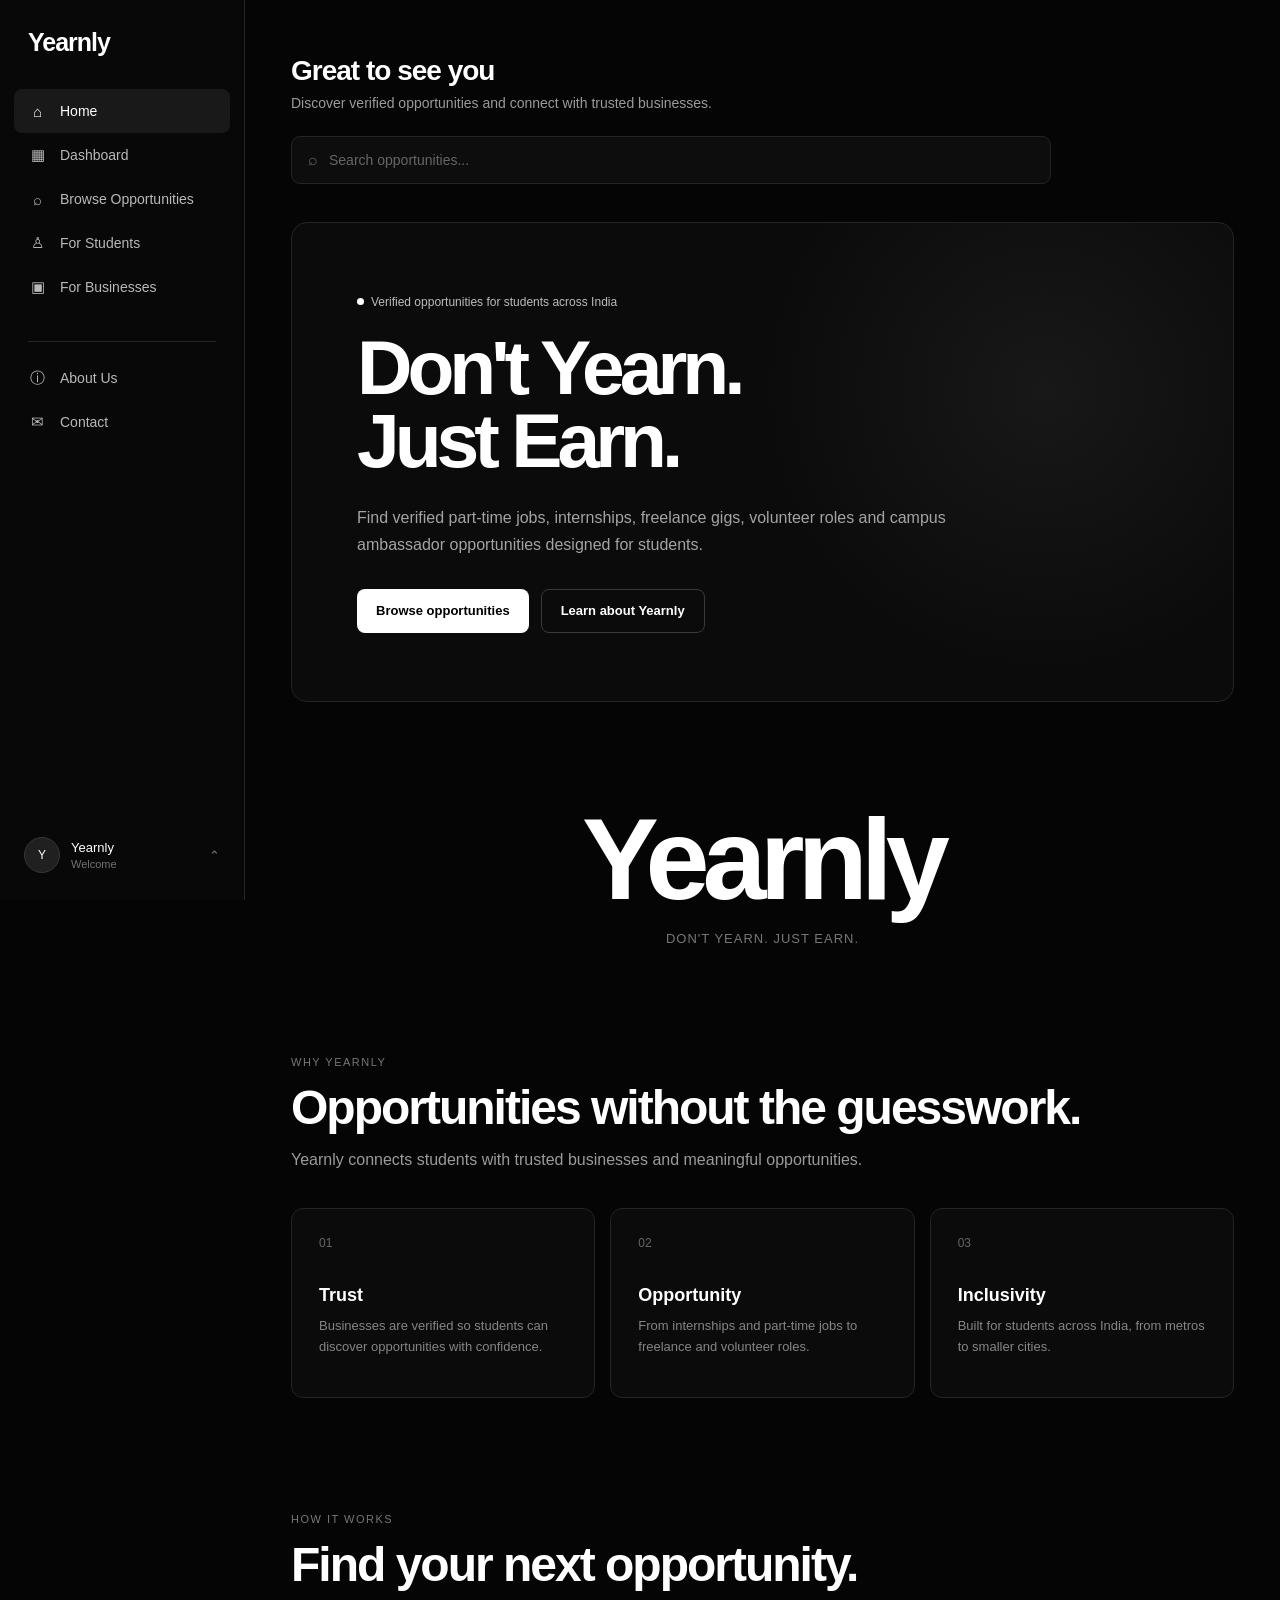
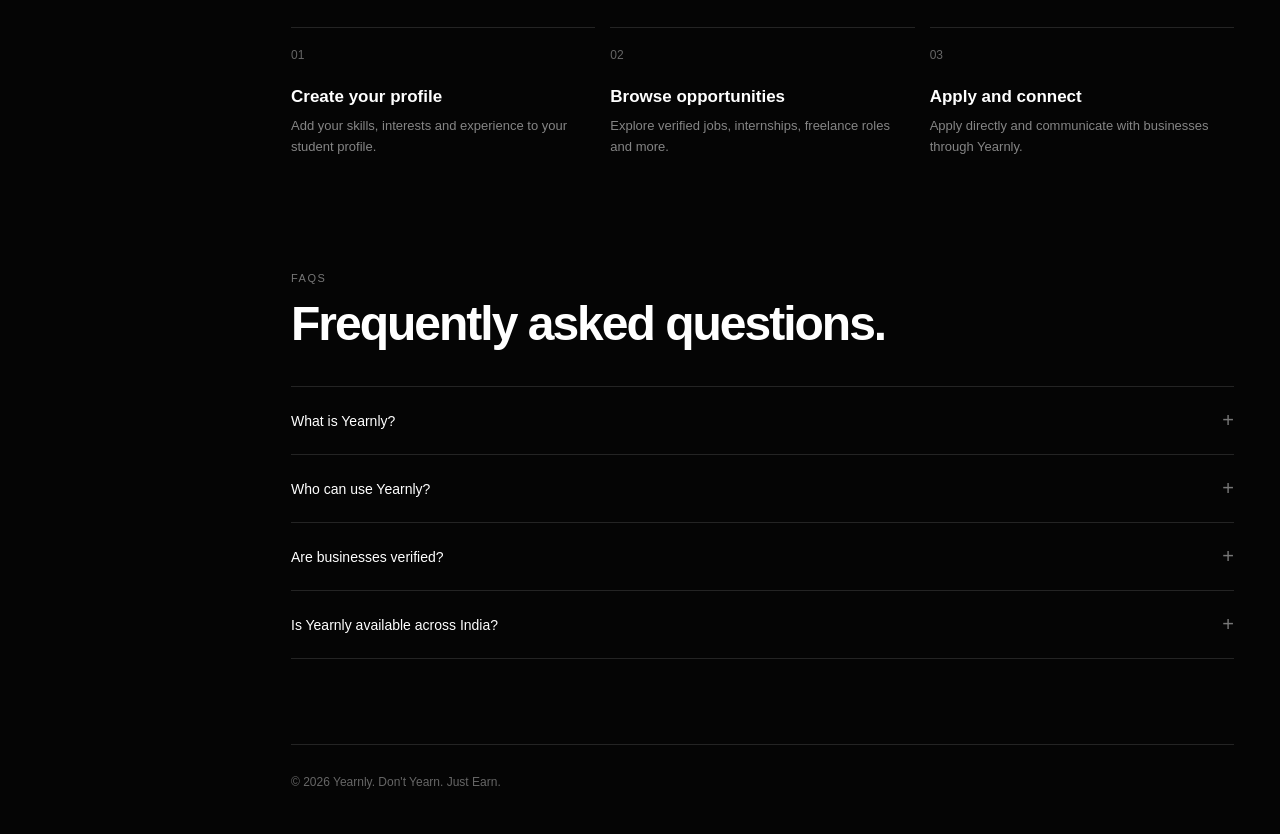
<file: index.html>
<!DOCTYPE html>
<html lang="en">

<head>
    <meta charset="UTF-8">
    <meta name="viewport" content="width=device-width, initial-scale=1.0">

    <title>Yearnly — Don't Yearn. Just Earn.</title>

    <link rel="stylesheet" href="style.css">

        <style>
            .hero-title .hero-line {
                display: block;
                opacity: 0;
                transform: translateX(-110px);
                filter: blur(2.5px);
            }

            .hero-title .hero-line-one {
                animation:
                    heroLineIn
                    2.0s
                    cubic-bezier(.16,1,.3,1)
                    .15s
                    both;
            }

            .hero-title .hero-line-two {
                animation:
                    heroLineIn
                    2.0s
                    cubic-bezier(.16,1,.3,1)
                    1.15s
                    both;
            }

            @keyframes heroLineIn {
                from {
                    opacity: 0;
                    transform: translateX(-110px);
                    filter: blur(2.5px);
                }

                68% {
                    opacity: .94;
                    filter: blur(.6px);
                }

                to {
                    opacity: 1;
                    transform: translateX(0);
                    filter: blur(0);
                }
            }

            @media (prefers-reduced-motion: reduce) {
                .hero-title .hero-line {
                    opacity: 1 !important;
                    transform: none !important;
                    filter: none !important;
                    animation: none !important;
                }
            }
        </style>
</head>

<body>

    <!-- =========================
         DESKTOP SIDEBAR
    ========================== -->

    <aside class="sidebar">

        <div class="brand">
            <div class="brand-name">Yearnly</div>
        </div>

        <nav class="nav-section">

            <a href="index.html" class="nav-link active">
                <span class="nav-icon">⌂</span>
                Home
            </a>

            <a href="dashboard.html" class="nav-link">
    <span class="nav-icon">▦</span>
    Dashboard
</a>

            <a href="browse.html" class="nav-link">
                <span class="nav-icon">⌕</span>
                Browse Opportunities
            </a>

            <a href="students.html" class="nav-link">
                <span class="nav-icon">♙</span>
                For Students
            </a>

            <a href="business.html" class="nav-link">
                <span class="nav-icon">▣</span>
                For Businesses
            </a>

        </nav>

        <div class="nav-divider"></div>

        <nav class="nav-section">

            <a href="about.html" class="nav-link">
                <span class="nav-icon">ⓘ</span>
                About Us
            </a>

            <a href="contact.html" class="nav-link">
                <span class="nav-icon">✉</span>
                Contact
            </a>

        </nav>

        <!-- ACCOUNT -->

        <div class="account-area">

            <div class="account-menu" id="accountMenu">

                <a href="account.html">
                    Account Settings
                </a>

                <a href="login.html">
                    Log out
                </a>

            </div>

            <button
                class="account-button"
                onclick="toggleAccountMenu()"
            >

                <div class="avatar">
                    Y
                </div>

                <div class="account-info">

                    <span class="account-name">
                        Yearnly
                    </span>

                    <span class="account-email">
                        Welcome
                    </span>

                </div>

                <span class="account-arrow">
                    ⌃
                </span>

            </button>

        </div>

    </aside>


    <!-- =========================
         MOBILE HEADER
    ========================== -->

    <header class="mobile-header">

        <div class="mobile-brand">
            Yearnly
        </div>

        <button
            class="menu-button"
            onclick="toggleMobileMenu()"
        >
            ☰
        </button>

    </header>


    <!-- MOBILE MENU -->

    <div
        class="mobile-menu"
        id="mobileMenu"
    >

        <a href="index.html">
            Home
        </a>

        <a href="dashboard.html">Dashboard</a>

        <a href="browse.html">
            Browse Opportunities
        </a>

        <a href="students.html">
            For Students
        </a>

        <a href="business.html">
            For Businesses
        </a>

        <a href="about.html">
            About Us
        </a>

        <a href="contact.html">
            Contact
        </a>

        <a href="account.html">
            Account Settings
        </a>

    </div>


    <!-- =========================
         MAIN CONTENT
    ========================== -->

    <main class="main">

        <div class="page">


            <!-- =========================
                 WELCOME
            ========================== -->

            <section class="welcome">

                <h2>
                    Great to see you
                </h2>

                <p>
                    Discover verified opportunities and connect
                    with trusted businesses.
                </p>

                <div class="search-box">

                    <span>⌕</span>

                    <input
                        type="text"
                        placeholder="Search opportunities..."
                    >

                </div>

            </section>


            <!-- =========================
                 HERO
            ========================== -->

            <section class="hero-card">

                <div class="hero-content">

                    <div class="verified">

                        <span class="verified-dot"></span>

                        Verified opportunities for students
                        across India

                    </div>


                    <h1 class="hero-title">

                        <span class="hero-line hero-line-one">
                            Don't Yearn.
                        </span>

                        <span class="hero-line hero-line-two">
                            Just Earn.
                        </span>

                    </h1>


                    <p class="hero-description">

                        Find verified part-time jobs, internships,
                        freelance gigs, volunteer roles and campus
                        ambassador opportunities designed for students.

                    </p>


                    <div class="button-row">

                        <a
                            href="browse.html"
                            class="btn btn-white"
                        >
                            Browse opportunities
                        </a>


                        <a
                            href="about.html"
                            class="btn btn-outline"
                        >
                            Learn about Yearnly
                        </a>

                    </div>

                </div>

            </section>


            <!-- =========================
                 YEARnLY BRAND
            ========================== -->

            <section class="brand-section">

                <div class="brand-large">
                    Yearnly
                </div>

                <div class="tagline">
                    DON'T YEARN. JUST EARN.
                </div>

            </section>


            <!-- =========================
                 WHY YEARnLY
            ========================== -->

            <section class="section">

                <div class="section-heading">

                    <div class="section-label">
                        Why Yearnly
                    </div>

                    <h2>
                        Opportunities without the guesswork.
                    </h2>

                    <p>
                        Yearnly connects students with trusted
                        businesses and meaningful opportunities.
                    </p>

                </div>


                <div class="feature-grid">


                    <article class="feature-card">

                        <div class="feature-number">
                            01
                        </div>

                        <h3>
                            Trust
                        </h3>

                        <p>
                            Businesses are verified so students
                            can discover opportunities with confidence.
                        </p>

                    </article>


                    <article class="feature-card">

                        <div class="feature-number">
                            02
                        </div>

                        <h3>
                            Opportunity
                        </h3>

                        <p>
                            From internships and part-time jobs
                            to freelance and volunteer roles.
                        </p>

                    </article>


                    <article class="feature-card">

                        <div class="feature-number">
                            03
                        </div>

                        <h3>
                            Inclusivity
                        </h3>

                        <p>
                            Built for students across India,
                            from metros to smaller cities.
                        </p>

                    </article>


                </div>

            </section>


            <!-- =========================
                 HOW IT WORKS
            ========================== -->

            <section class="section">

                <div class="section-heading">

                    <div class="section-label">
                        How it works
                    </div>

                    <h2>
                        Find your next opportunity.
                    </h2>

                </div>


                <div class="steps">


                    <article class="step">

                        <div class="step-number">
                            01
                        </div>

                        <h3>
                            Create your profile
                        </h3>

                        <p>
                            Add your skills, interests and
                            experience to your student profile.
                        </p>

                    </article>


                    <article class="step">

                        <div class="step-number">
                            02
                        </div>

                        <h3>
                            Browse opportunities
                        </h3>

                        <p>
                            Explore verified jobs, internships,
                            freelance roles and more.
                        </p>

                    </article>


                    <article class="step">

                        <div class="step-number">
                            03
                        </div>

                        <h3>
                            Apply and connect
                        </h3>

                        <p>
                            Apply directly and communicate with
                            businesses through Yearnly.
                        </p>

                    </article>


                </div>

            </section>


            <!-- =========================
                 FAQ
            ========================== -->

            <section class="section">

                <div class="section-heading">

                    <div class="section-label">
                        FAQs
                    </div>

                    <h2>
                        Frequently asked questions.
                    </h2>

                </div>


                <div class="faq-list">


                    <div class="faq-item">

                        <button
                            class="faq-question"
                            onclick="toggleFAQ(this)"
                        >

                            <span>
                                What is Yearnly?
                            </span>

                            <span class="faq-plus">
                                +
                            </span>

                        </button>


                        <div class="faq-answer">

                            Yearnly connects students with verified
                            businesses offering part-time jobs,
                            internships, freelance opportunities,
                            volunteering and other student-friendly roles.

                        </div>

                    </div>


                    <div class="faq-item">

                        <button
                            class="faq-question"
                            onclick="toggleFAQ(this)"
                        >

                            <span>
                                Who can use Yearnly?
                            </span>

                            <span class="faq-plus">
                                +
                            </span>

                        </button>


                        <div class="faq-answer">

                            Students can discover and apply for
                            opportunities, while businesses can find
                            motivated student talent.

                        </div>

                    </div>


                    <div class="faq-item">

                        <button
                            class="faq-question"
                            onclick="toggleFAQ(this)"
                        >

                            <span>
                                Are businesses verified?
                            </span>

                            <span class="faq-plus">
                                +
                            </span>

                        </button>


                        <div class="faq-answer">

                            Yearnly is designed around verified
                            businesses and trusted opportunities.

                        </div>

                    </div>


                    <div class="faq-item">

                        <button
                            class="faq-question"
                            onclick="toggleFAQ(this)"
                        >

                            <span>
                                Is Yearnly available across India?
                            </span>

                            <span class="faq-plus">
                                +
                            </span>

                        </button>


                        <div class="faq-answer">

                            Yes. Yearnly is being built for students
                            and businesses across India.

                        </div>

                    </div>


                </div>

            </section>


            <!-- =========================
                 FOOTER
            ========================== -->

            <footer class="footer">

                © 2026 Yearnly.
                Don't Yearn. Just Earn.

            </footer>


        </div>

    </main>


    <!-- =========================
         JAVASCRIPT
    ========================== -->

    <script>

        function toggleAccountMenu() {

            const menu =
                document.getElementById("accountMenu");

            menu.classList.toggle("show");

        }


        function toggleMobileMenu() {

            const menu =
                document.getElementById("mobileMenu");

            menu.classList.toggle("show");

        }


        function toggleFAQ(button) {

            const item =
                button.parentElement;

            item.classList.toggle("open");

            const plus =
                button.querySelector(".faq-plus");

            if (item.classList.contains("open")) {

                plus.textContent = "−";

            } else {

                plus.textContent = "+";

            }

        }

    </script>

</body>

</html>
</file>
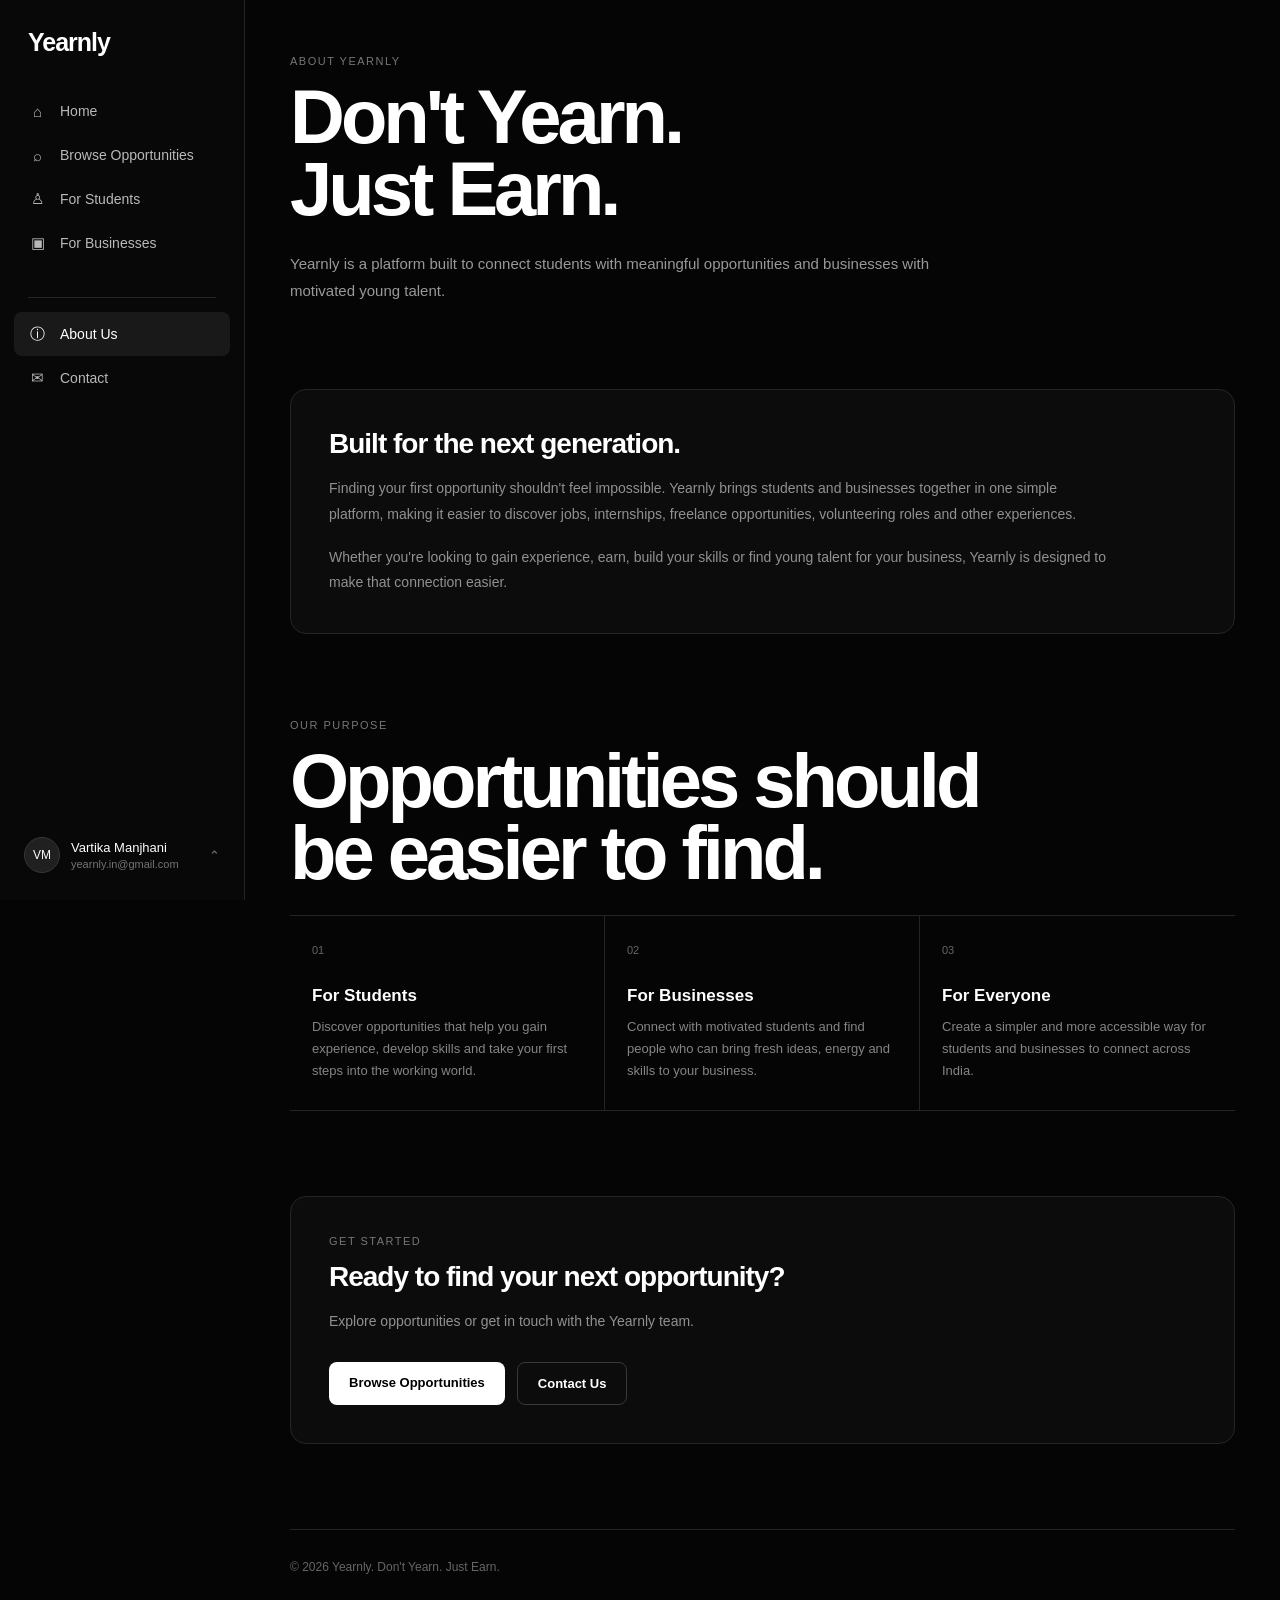
<file: about.html>
<!DOCTYPE html>
<html lang="en">

<head>
    <meta charset="UTF-8">
    <meta name="viewport" content="width=device-width, initial-scale=1.0">

    <title>About Us | Yearnly</title>

    <link rel="stylesheet" href="style.css">

    <style>
        .about-page {
            max-width: 1200px;
            margin: auto;
            padding: 55px 45px 80px;
        }

        .about-section {
            margin-bottom: 85px;
        }

        .about-eyebrow {
            color: #777;
            font-size: 11px;
            text-transform: uppercase;
            letter-spacing: 1.5px;
            margin-bottom: 14px;
        }

        .about-title {
            font-size: clamp(42px, 6vw, 76px);
            letter-spacing: -4px;
            line-height: .95;
            max-width: 850px;
            margin-bottom: 25px;
        }

        .about-intro {
            color: #999;
            font-size: 15px;
            line-height: 1.8;
            max-width: 700px;
        }

        .about-card {
            border: 1px solid #252525;
            background: #0c0c0c;
            border-radius: 16px;
            padding: 38px;
        }

        .about-card h2 {
            font-size: 28px;
            margin-bottom: 16px;
            letter-spacing: -1px;
        }

        .about-card p {
            color: #919191;
            font-size: 14px;
            line-height: 1.8;
            max-width: 780px;
        }

        .about-grid {
            display: grid;
            grid-template-columns: repeat(3, 1fr);
            border-top: 1px solid #252525;
            border-bottom: 1px solid #252525;
        }

        .about-item {
            padding: 28px 22px;
            border-right: 1px solid #252525;
        }

        .about-item:last-child {
            border-right: none;
        }

        .about-number {
            color: #666;
            font-size: 11px;
            margin-bottom: 30px;
        }

        .about-item h3 {
            font-size: 17px;
            margin-bottom: 10px;
        }

        .about-item p {
            color: #858585;
            font-size: 13px;
            line-height: 1.7;
        }

        .about-buttons {
            display: flex;
            gap: 12px;
            flex-wrap: wrap;
            margin-top: 28px;
        }

        .about-button {
            text-decoration: none;
            padding: 13px 20px;
            border-radius: 8px;
            font-size: 13px;
            font-weight: 600;
        }

        .about-button-primary {
            background: white;
            color: black;
        }

        .about-button-secondary {
            color: white;
            border: 1px solid #383838;
        }

        @media (max-width: 800px) {

            .about-page {
                padding: 35px 22px 60px;
            }

            .about-grid {
                grid-template-columns: 1fr;
            }

            .about-item {
                border-right: none;
                border-bottom: 1px solid #252525;
            }

            .about-item:last-child {
                border-bottom: none;
            }

            .about-card {
                padding: 25px;
            }
        }

        @media (max-width: 600px) {

            .about-title {
                font-size: 48px;
            }

            .about-buttons {
                flex-direction: column;
            }

            .about-button {
                text-align: center;
            }
        }
    </style>
</head>

<body>

    <!-- SIDEBAR -->

    <aside class="sidebar">

        <div class="brand">
            <div class="brand-name">Yearnly</div>
        </div>

        <nav class="nav-section">

            <a href="index.html" class="nav-link">
                <span class="nav-icon">⌂</span>
                Home
            </a>

            <a href="browse.html" class="nav-link">
                <span class="nav-icon">⌕</span>
                Browse Opportunities
            </a>

            <a href="students.html" class="nav-link">
                <span class="nav-icon">♙</span>
                For Students
            </a>

            <a href="business.html" class="nav-link">
                <span class="nav-icon">▣</span>
                For Businesses
            </a>

        </nav>

        <div class="nav-divider"></div>

        <nav class="nav-section">

            <a href="about.html" class="nav-link active">
                <span class="nav-icon">ⓘ</span>
                About Us
            </a>

            <a href="contact.html" class="nav-link">
                <span class="nav-icon">✉</span>
                Contact
            </a>

        </nav>

        <div class="account-area">

            <div class="account-menu" id="accountMenu">

                <a href="account.html">
                    Account Settings
                </a>

                <a href="login.html">
                    Log out
                </a>

            </div>

            <button
                class="account-button"
                onclick="toggleAccountMenu()"
            >

                <div class="avatar">
                    VM
                </div>

                <div class="account-info">

                    <span class="account-name">
                        Vartika Manjhani
                    </span>

                    <span class="account-email">
                        yearnly.in@gmail.com
                    </span>

                </div>

                <span class="account-arrow">
                    ⌃
                </span>

            </button>

        </div>

    </aside>


    <!-- MOBILE HEADER -->

    <header class="mobile-header">

        <div class="mobile-brand">
            Yearnly
        </div>

        <button
            class="menu-button"
            onclick="toggleMobileMenu()"
        >
            ☰
        </button>

    </header>


    <div class="mobile-menu" id="mobileMenu">

        <a href="index.html">Home</a>
        <a href="browse.html">Browse Opportunities</a>
        <a href="students.html">For Students</a>
        <a href="business.html">For Businesses</a>
        <a href="about.html">About Us</a>
        <a href="contact.html">Contact</a>
        <a href="account.html">Account Settings</a>

    </div>


    <!-- MAIN -->

    <main class="main">

        <div class="about-page">

            <!-- INTRO -->

            <section class="about-section">

                <div class="about-eyebrow">
                    ABOUT YEARNLY
                </div>

                <h1 class="about-title">
                    Don't Yearn.<br>
                    Just Earn.
                </h1>

                <p class="about-intro">
                    Yearnly is a platform built to connect students
                    with meaningful opportunities and businesses
                    with motivated young talent.
                </p>

            </section>


            <!-- WHAT IS YEARNLY -->

            <section class="about-section">

                <div class="about-card">

                    <h2>
                        Built for the next generation.
                    </h2>

                    <p>
                        Finding your first opportunity shouldn't feel
                        impossible. Yearnly brings students and
                        businesses together in one simple platform,
                        making it easier to discover jobs, internships,
                        freelance opportunities, volunteering roles
                        and other experiences.
                    </p>

                    <br>

                    <p>
                        Whether you're looking to gain experience,
                        earn, build your skills or find young talent
                        for your business, Yearnly is designed to
                        make that connection easier.
                    </p>

                </div>

            </section>


            <!-- PURPOSE -->

            <section class="about-section">

                <div class="about-eyebrow">
                    OUR PURPOSE
                </div>

                <h2 class="about-title">
                    Opportunities should<br>
                    be easier to find.
                </h2>

                <div class="about-grid">

                    <article class="about-item">

                        <div class="about-number">
                            01
                        </div>

                        <h3>
                            For Students
                        </h3>

                        <p>
                            Discover opportunities that help you
                            gain experience, develop skills and
                            take your first steps into the working world.
                        </p>

                    </article>


                    <article class="about-item">

                        <div class="about-number">
                            02
                        </div>

                        <h3>
                            For Businesses
                        </h3>

                        <p>
                            Connect with motivated students and
                            find people who can bring fresh ideas,
                            energy and skills to your business.
                        </p>

                    </article>


                    <article class="about-item">

                        <div class="about-number">
                            03
                        </div>

                        <h3>
                            For Everyone
                        </h3>

                        <p>
                            Create a simpler and more accessible
                            way for students and businesses to
                            connect across India.
                        </p>

                    </article>

                </div>

            </section>


            <!-- CTA -->

            <section class="about-section">

                <div class="about-card">

                    <div class="about-eyebrow">
                        GET STARTED
                    </div>

                    <h2>
                        Ready to find your next opportunity?
                    </h2>

                    <p>
                        Explore opportunities or get in touch
                        with the Yearnly team.
                    </p>

                    <div class="about-buttons">

                        <a
                            href="browse.html"
                            class="about-button about-button-primary"
                        >
                            Browse Opportunities
                        </a>

                        <a
                            href="contact.html"
                            class="about-button about-button-secondary"
                        >
                            Contact Us
                        </a>

                    </div>

                </div>

            </section>


            <footer class="footer">

                © 2026 Yearnly. Don't Yearn. Just Earn.

            </footer>

        </div>

    </main>


    <script>

        function toggleAccountMenu() {

            document
                .getElementById("accountMenu")
                .classList.toggle("show");

        }

        function toggleMobileMenu() {

            document
                .getElementById("mobileMenu")
                .classList.toggle("show");

        }

    </script>

</body>

</html>
</file>
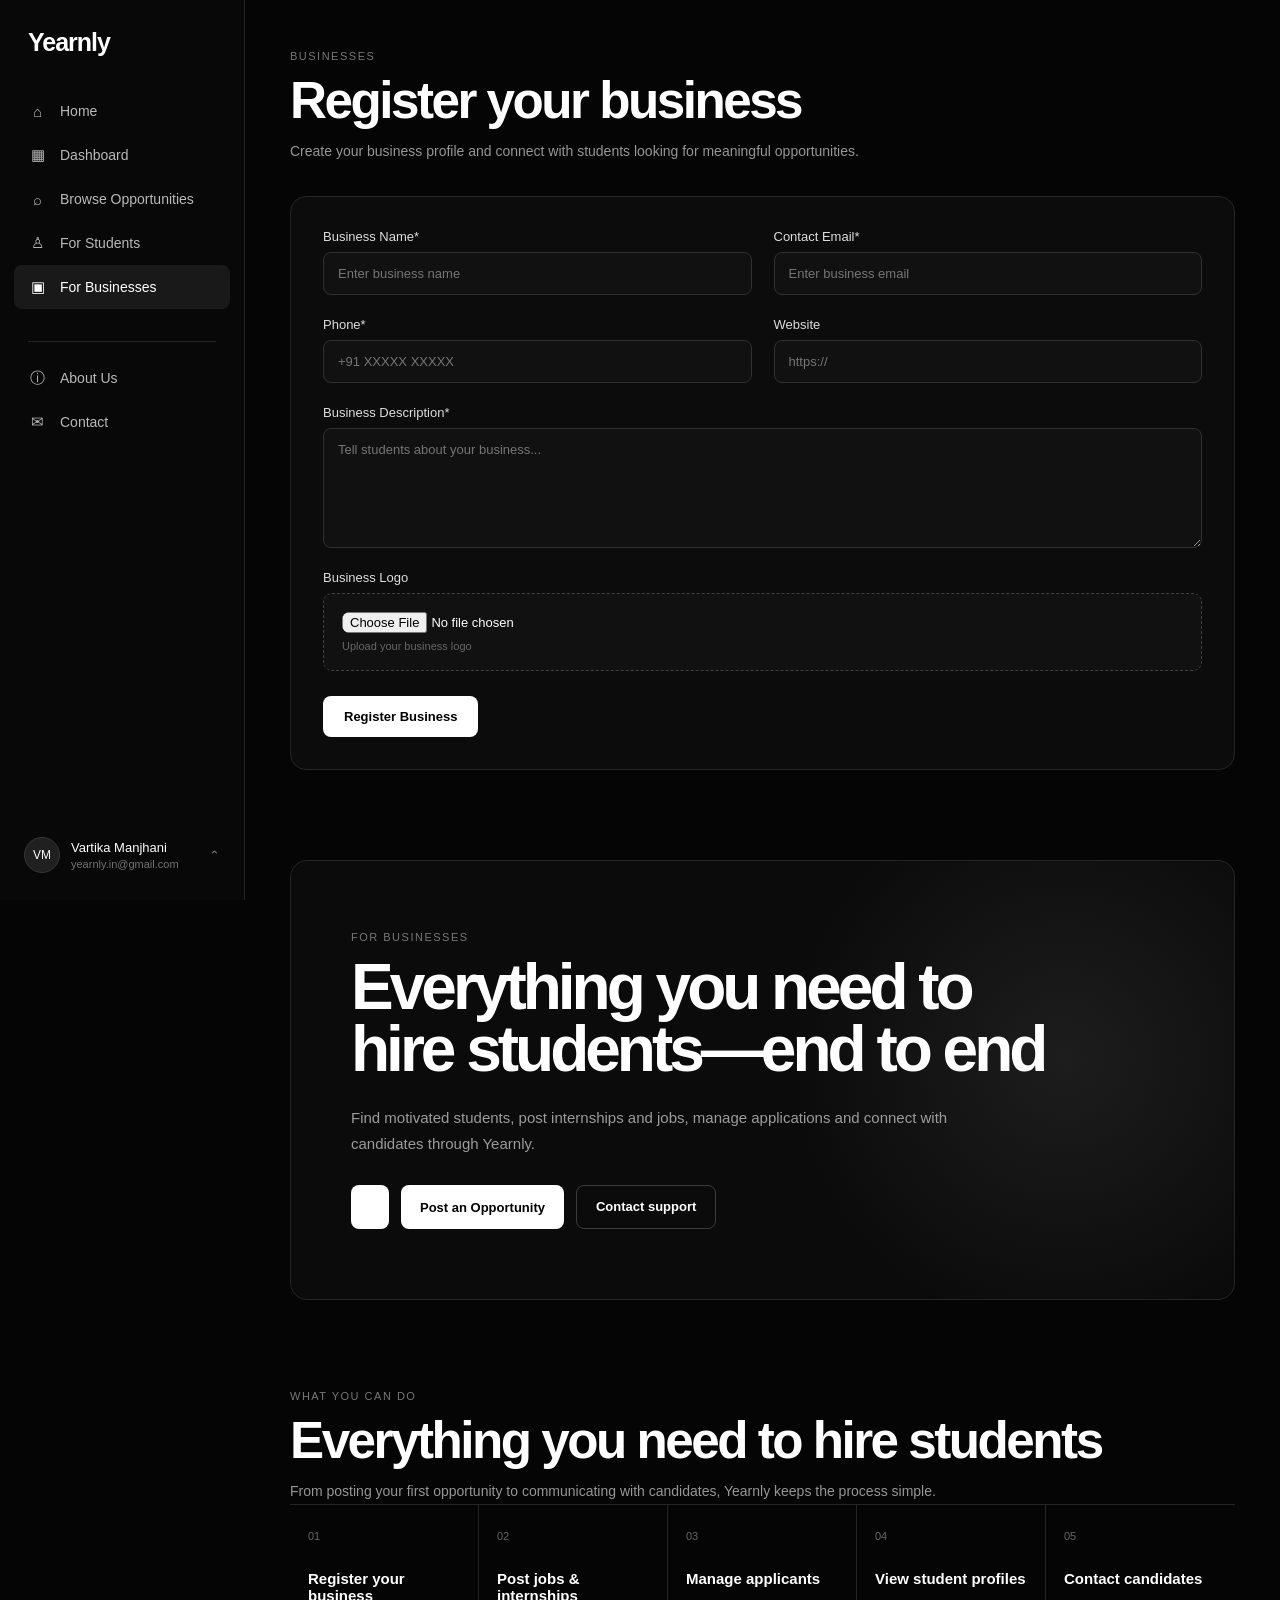
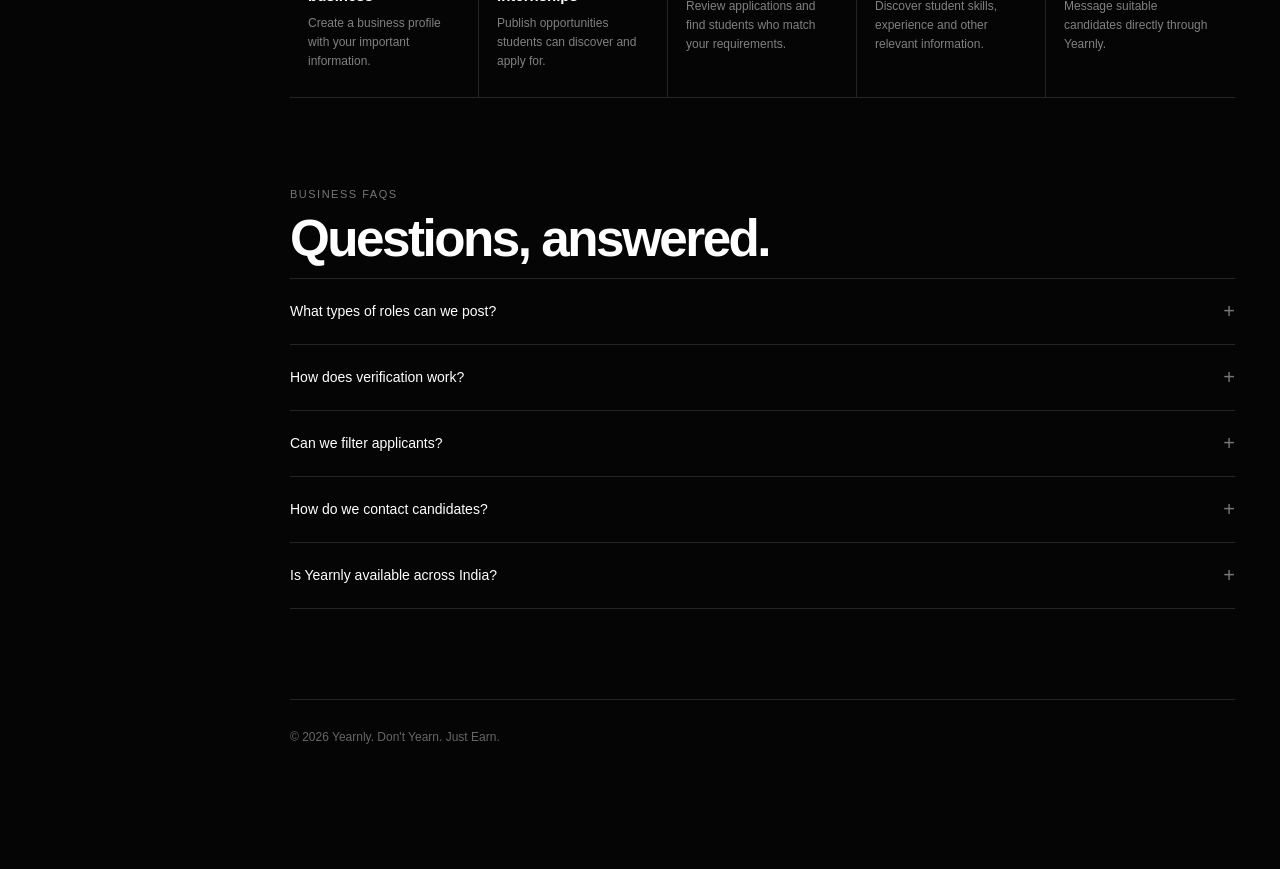
<file: business.html>
<!DOCTYPE html>
<html lang="en">

<head>
    <meta charset="UTF-8">
    <meta name="viewport" content="width=device-width, initial-scale=1.0">

    <title>For Businesses | Yearnly</title>

    <link rel="stylesheet" href="style.css">

    <style>
        .business-page {
            max-width: 1250px;
            margin: auto;
            padding: 50px 45px 80px;
        }

        .business-section {
            margin-bottom: 90px;
        }

        .business-eyebrow {
            color: #777;
            font-size: 11px;
            text-transform: uppercase;
            letter-spacing: 1.5px;
            margin-bottom: 13px;
        }

        .business-heading {
            font-size: clamp(32px, 4vw, 54px);
            letter-spacing: -2.5px;
            line-height: 1;
            margin-bottom: 14px;
        }

        .business-subheading {
            color: #969696;
            font-size: 14px;
            line-height: 1.7;
            max-width: 650px;
        }

        /* FORM */

        .business-form-card {
            background: #0c0c0c;
            border: 1px solid #252525;
            border-radius: 16px;
            padding: 32px;
            margin-top: 32px;
            max-width: 950px;
        }

        .business-form-grid {
            display: grid;
            grid-template-columns: 1fr 1fr;
            gap: 22px;
        }

        .business-form-group {
            display: flex;
            flex-direction: column;
            gap: 8px;
        }

        .business-form-group.full {
            grid-column: 1 / -1;
        }

        .business-form-group label {
            font-size: 13px;
            color: #ddd;
        }

        .business-form-group input,
        .business-form-group textarea {
            width: 100%;
            background: #111;
            border: 1px solid #303030;
            border-radius: 8px;
            padding: 13px 14px;
            color: white;
            outline: none;
            font-family: inherit;
            font-size: 13px;
        }

        .business-form-group input:focus,
        .business-form-group textarea:focus {
            border-color: #666;
        }

        .business-form-group textarea {
            min-height: 120px;
            resize: vertical;
        }

        .business-upload {
            border: 1px dashed #414141;
            border-radius: 9px;
            padding: 18px;
            background: #111;
        }

        .business-upload input {
            border: none;
            padding: 0;
            background: transparent;
        }

        .business-upload-help {
            color: #666;
            font-size: 11px;
            margin-top: 7px;
        }

        .register-button {
            margin-top: 25px;
            background: white;
            color: black;
            border: none;
            border-radius: 8px;
            padding: 13px 21px;
            font-size: 13px;
            font-weight: 600;
            cursor: pointer;
        }

        .business-message {
            display: none;
            margin-top: 18px;
            padding: 12px 14px;
            border: 1px solid #333;
            border-radius: 8px;
            color: #aaa;
            font-size: 12px;
        }

        /* WHAT YOU CAN DO */

        .business-features {
            display: grid;
            grid-template-columns: repeat(5, 1fr);
            border-top: 1px solid #252525;
            border-bottom: 1px solid #252525;
        }

        .business-feature {
            padding: 25px 18px;
            border-right: 1px solid #252525;
        }

        .business-feature:last-child {
            border-right: none;
        }

        .business-feature-number {
            color: #666;
            font-size: 11px;
            margin-bottom: 28px;
        }

        .business-feature h3 {
            font-size: 15px;
            margin-bottom: 10px;
        }

        .business-feature p {
            color: #818181;
            font-size: 12px;
            line-height: 1.6;
        }

        /* HERO */

        .business-hero {
            min-height: 440px;
            border: 1px solid #252525;
            border-radius: 17px;
            background:
                radial-gradient(
                    circle at 82% 45%,
                    #1d1d1d 0,
                    transparent 34%
                ),
                #0b0b0b;
            padding: 60px;
            display: flex;
            align-items: center;
        }

        .business-hero-content {
            max-width: 720px;
        }

        .business-hero h1 {
            font-size: clamp(42px, 5vw, 70px);
            letter-spacing: -4px;
            line-height: .98;
            margin-bottom: 24px;
        }

        .business-hero p {
            color: #9c9c9c;
            font-size: 15px;
            line-height: 1.75;
            max-width: 600px;
            margin-bottom: 28px;
        }

        .business-hero-buttons {
            display: flex;
            gap: 12px;
            flex-wrap: wrap;
        }

        .business-btn {
            text-decoration: none;
            padding: 13px 19px;
            border-radius: 8px;
            font-size: 13px;
            font-weight: 600;
        }

        .business-btn-white {
            background: white;
            color: black;
        }

        .business-btn-dark {
            border: 1px solid #3b3b3b;
            color: white;
        }

        /* FAQ */

        .business-faq-list {
            border-top: 1px solid #252525;
        }

        .business-faq {
            border-bottom: 1px solid #252525;
        }

        .business-faq button {
            width: 100%;
            background: transparent;
            border: none;
            color: white;
            padding: 21px 0;
            display: flex;
            justify-content: space-between;
            align-items: center;
            cursor: pointer;
            text-align: left;
            font-size: 14px;
        }

        .business-faq-icon {
            color: #777;
            font-size: 20px;
        }

        .business-faq-answer {
            display: none;
            color: #858585;
            font-size: 13px;
            line-height: 1.7;
            padding: 0 45px 22px 0;
        }

        .business-faq.open .business-faq-answer {
            display: block;
        }

        /* TABLET */

        @media (max-width: 1000px) {

            .business-page {
                padding: 40px 30px 70px;
            }

            .business-features {
                grid-template-columns: repeat(2, 1fr);
            }

            .business-feature:nth-child(2n) {
                border-right: none;
            }

            .business-feature {
                border-bottom: 1px solid #252525;
            }
        }

        /* PHONE */

        @media (max-width: 720px) {

            .business-page {
                padding: 32px 18px 60px;
            }

            .business-section {
                margin-bottom: 60px;
            }

            .business-form-card {
                padding: 22px;
            }

            .business-form-grid {
                grid-template-columns: 1fr;
            }

            .business-form-group.full {
                grid-column: auto;
            }

            .business-hero {
                min-height: auto;
                padding: 32px 24px;
            }

            .business-hero h1 {
                font-size: 48px;
                letter-spacing: -3px;
            }

            .business-hero-buttons {
                flex-direction: column;
            }

            .business-btn {
                width: 100%;
                text-align: center;
            }

            .business-features {
                grid-template-columns: 1fr;
            }

            .business-feature {
                border-right: none;
                border-bottom: 1px solid #252525;
            }

            .business-feature:last-child {
                border-bottom: none;
            }
        }
    </style>
</head>

<body>

    <!-- SIDEBAR -->

    <aside class="sidebar">

        <div class="brand">
            <div class="brand-name">Yearnly</div>
        </div>

        <nav class="nav-section">

            <a href="index.html" class="nav-link">
                <span class="nav-icon">⌂</span>
                Home
            </a>

            <a href="dashboard.html" class="nav-link">
    <span class="nav-icon">▦</span>
    Dashboard
</a>

            <a href="browse.html" class="nav-link">
                <span class="nav-icon">⌕</span>
                Browse Opportunities
            </a>

            <a href="students.html" class="nav-link">
                <span class="nav-icon">♙</span>
                For Students
            </a>

            <a href="business.html" class="nav-link active">
                <span class="nav-icon">▣</span>
                For Businesses
            </a>

        </nav>

        <div class="nav-divider"></div>

        <nav class="nav-section">

            <a href="about.html" class="nav-link">
                <span class="nav-icon">ⓘ</span>
                About Us
            </a>

            <a href="contact.html" class="nav-link">
                <span class="nav-icon">✉</span>
                Contact
            </a>

        </nav>

        <div class="account-area">

            <div class="account-menu" id="accountMenu">

                <a href="account.html">
                    Account Settings
                </a>

                <a href="login.html">
                    Log out
                </a>

            </div>

            <button
                class="account-button"
                onclick="toggleAccountMenu()"
            >

                <div class="avatar">
                    VM
                </div>

                <div class="account-info">

                    <span class="account-name">
                        Vartika Manjhani
                    </span>

                    <span class="account-email">
                        yearnly.in@gmail.com
                    </span>

                </div>

                <span class="account-arrow">
                    ⌃
                </span>

            </button>

        </div>

    </aside>


    <!-- MOBILE HEADER -->

    <header class="mobile-header">

        <div class="mobile-brand">
            Yearnly
        </div>

        <button
            class="menu-button"
            onclick="toggleMobileMenu()"
        >
            ☰
        </button>

    </header>


    <div
        class="mobile-menu"
        id="mobileMenu"
    >

        <a href="index.html">Home</a>
        <a href="dashboard.html">
        Dashboard
    </a>
        <a href="browse.html">Browse Opportunities</a>
        <a href="students.html">For Students</a>
        <a href="business.html">For Businesses</a>
        <a href="about.html">About Us</a>
        <a href="contact.html">Contact</a>
        <a href="account.html">Account Settings</a>

    </div>


    <!-- MAIN -->

    <main class="main">

        <div class="business-page">


            <!-- =========================
                 REGISTER BUSINESS
            ========================== -->

            <section class="business-section">

                <div class="business-eyebrow">
                    BUSINESSES
                </div>

                <h1 class="business-heading">
                    Register your business
                </h1>

                <p class="business-subheading">
                    Create your business profile and connect
                    with students looking for meaningful opportunities.
                </p>


                <div class="business-form-card">

                    <form id="businessForm">

                        <div class="business-form-grid">


                            <div class="business-form-group">

                                <label>
                                    Business Name*
                                </label>

                                <input
                                    type="text"
                                    id="businessName"
                                    placeholder="Enter business name"
                                    required
                                >

                            </div>


                            <div class="business-form-group">

                                <label>
                                    Contact Email*
                                </label>

                                <input
                                    type="email"
                                    id="businessEmail"
                                    placeholder="Enter business email"
                                    required
                                >

                            </div>


                            <div class="business-form-group">

                                <label>
                                    Phone*
                                </label>

                                <input
                                    type="tel"
                                    id="businessPhone"
                                    placeholder="+91 XXXXX XXXXX"
                                    required
                                >

                            </div>


                            <div class="business-form-group">

                                <label>
                                    Website
                                </label>

                                <input
                                    type="url"
                                    id="businessWebsite"
                                    placeholder="https://"
                                >

                            </div>


                            <div class="business-form-group full">

                                <label>
                                    Business Description*
                                </label>

                                <textarea
                                    id="businessDescription"
                                    placeholder="Tell students about your business..."
                                    required
                                ></textarea>

                            </div>


                            <div class="business-form-group full">

                                <label>
                                    Business Logo
                                </label>

                                <div class="business-upload">

                                    <input
                                        type="file"
                                        id="businessLogo"
                                        accept="image/"
                                        
                                    >

                                    <div class="business-upload-help">
                                        Upload your business logo
                                    </div>

                                </div>

                            </div>

                        </div>


                        <button
                            type="submit"
                            class="register-button"
                        >
                            Register Business
                        </button>


                        <div
                            class="business-message"
                            id="businessMessage"
                        >
                            Your business registration has been submitted.
                        </div>

                    </form>

                </div>

            </section>


            <!-- =========================
                 HERO
            ========================== -->

            <section class="business-section">

                <div class="business-hero">

                    <div class="business-hero-content">

                        <div class="business-eyebrow">
                            FOR BUSINESSES
                        </div>

                        <h1>
                            Everything you need to hire students—end to end
                        </h1>

                        <p>
                            Find motivated students, post internships and
                            jobs, manage applications and connect with
                            candidates through Yearnly.
                        </p>

                        <div class="business-hero-buttons">

                            <a
                                href="post-opportunity.html"
                                class="business-btn business-btn-white"
                            >
                                <a href="post-opportunity.html" class="btn btn-white">
    Post an Opportunity
</a>
            

                            <a
                                href="contact.html"
                                class="business-btn business-btn-dark"
                            >
                                Contact support
                            </a>

                        </div>

                    </div>

                </div>

            </section>


            <!-- =========================
                 WHAT YOU CAN DO
            ========================== -->

            <section class="business-section">

                <div class="business-eyebrow">
                    WHAT YOU CAN DO
                </div>

                <h2 class="business-heading">
                    Everything you need to hire students
                </h2>

                <p class="business-subheading">
                    From posting your first opportunity to communicating
                    with candidates, Yearnly keeps the process simple.
                </p>


                <div class="business-features">


                    <article class="business-feature">

                        <div class="business-feature-number">
                            01
                        </div>

                        <h3>
                            Register your business
                        </h3>

                        <p>
                            Create a business profile with your
                            important information.
                        </p>

                    </article>


                    <article class="business-feature">

                        <div class="business-feature-number">
                            02
                        </div>

                        <h3>
                            Post jobs & internships
                        </h3>

                        <p>
                            Publish opportunities students can
                            discover and apply for.
                        </p>

                    </article>


                    <article class="business-feature">

                        <div class="business-feature-number">
                            03
                        </div>

                        <h3>
                            Manage applicants
                        </h3>

                        <p>
                            Review applications and find students
                            who match your requirements.
                        </p>

                    </article>


                    <article class="business-feature">

                        <div class="business-feature-number">
                            04
                        </div>

                        <h3>
                            View student profiles
                        </h3>

                        <p>
                            Discover student skills, experience
                            and other relevant information.
                        </p>

                    </article>


                    <article class="business-feature">

                        <div class="business-feature-number">
                            05
                        </div>

                        <h3>
                            Contact candidates
                        </h3>

                        <p>
                            Message suitable candidates directly
                            through Yearnly.
                        </p>

                    </article>


                </div>

            </section>


            <!-- =========================
                 BUSINESS FAQ
            ========================== -->

            <section class="business-section">

                <div class="business-eyebrow">
                    BUSINESS FAQS
                </div>

                <h2 class="business-heading">
                    Questions, answered.
                </h2>


                <div class="business-faq-list">


                    <div class="business-faq">

                        <button onclick="toggleBusinessFAQ(this)">

                            <span>
                                What types of roles can we post?
                            </span>

                            <span class="business-faq-icon">
                                +
                            </span>

                        </button>

                        <div class="business-faq-answer">
                            You can post part-time jobs, internships,
                            freelance work, volunteer roles, and
                            campus ambassador programs.
                        </div>

                    </div>


                    <div class="business-faq">

                        <button onclick="toggleBusinessFAQ(this)">

                            <span>
                                How does verification work?
                            </span>

                            <span class="business-faq-icon">
                                +
                            </span>

                        </button>

                        <div class="business-faq-answer">
                            We review your business details and
                            opportunity listings to help maintain
                            a trusted and reliable platform for students.
                        </div>

                    </div>


                    <div class="business-faq">

                        <button onclick="toggleBusinessFAQ(this)">

                            <span>
                                Can we filter applicants?
                            </span>

                            <span class="business-faq-icon">
                                +
                            </span>

                        </button>

                        <div class="business-faq-answer">
                            Yes. You can review applicant profiles and
                            use relevant information such as skills,
                            experience, availability and resumes to
                            shortlist suitable candidates.
                        </div>

                    </div>


                    <div class="business-faq">

                        <button onclick="toggleBusinessFAQ(this)">

                            <span>
                                How do we contact candidates?
                            </span>

                            <span class="business-faq-icon">
                                +
                            </span>

                        </button>

                        <div class="business-faq-answer">
                            Businesses can contact suitable candidates
                            through Yearnly after reviewing their profiles
                            and applications.
                        </div>

                    </div>


                    <div class="business-faq">

                        <button onclick="toggleBusinessFAQ(this)">

                            <span>
                                Is Yearnly available across India?
                            </span>

                            <span class="business-faq-icon">
                                +
                            </span>

                        </button>

                        <div class="business-faq-answer">
                            Yes. Yearnly is designed to connect students
                            and businesses across India.
                        </div>

                    </div>


                </div>

            </section>


            <footer class="footer">

                © 2026 Yearnly. Don't Yearn. Just Earn.

            </footer>

        </div>

    </main>


    <script>

        function toggleAccountMenu() {

            const menu =
                document.getElementById("accountMenu");

            menu.classList.toggle("show");

        }


        function toggleMobileMenu() {

            const menu =
                document.getElementById("mobileMenu");

            menu.classList.toggle("show");

        }


        function toggleBusinessFAQ(button) {

            const item =
                button.parentElement;

            item.classList.toggle("open");

            const icon =
                button.querySelector(".business-faq-icon");

            icon.textContent =
                item.classList.contains("open")
                    ? "−"
                    : "+";

        }


        document
            .getElementById("businessForm")
            .addEventListener("submit", function(event) {

                event.preventDefault();

                const message =
                    document.getElementById("businessMessage");

                message.style.display = "block";

            });

    </script>

</body>

</html>
</file>
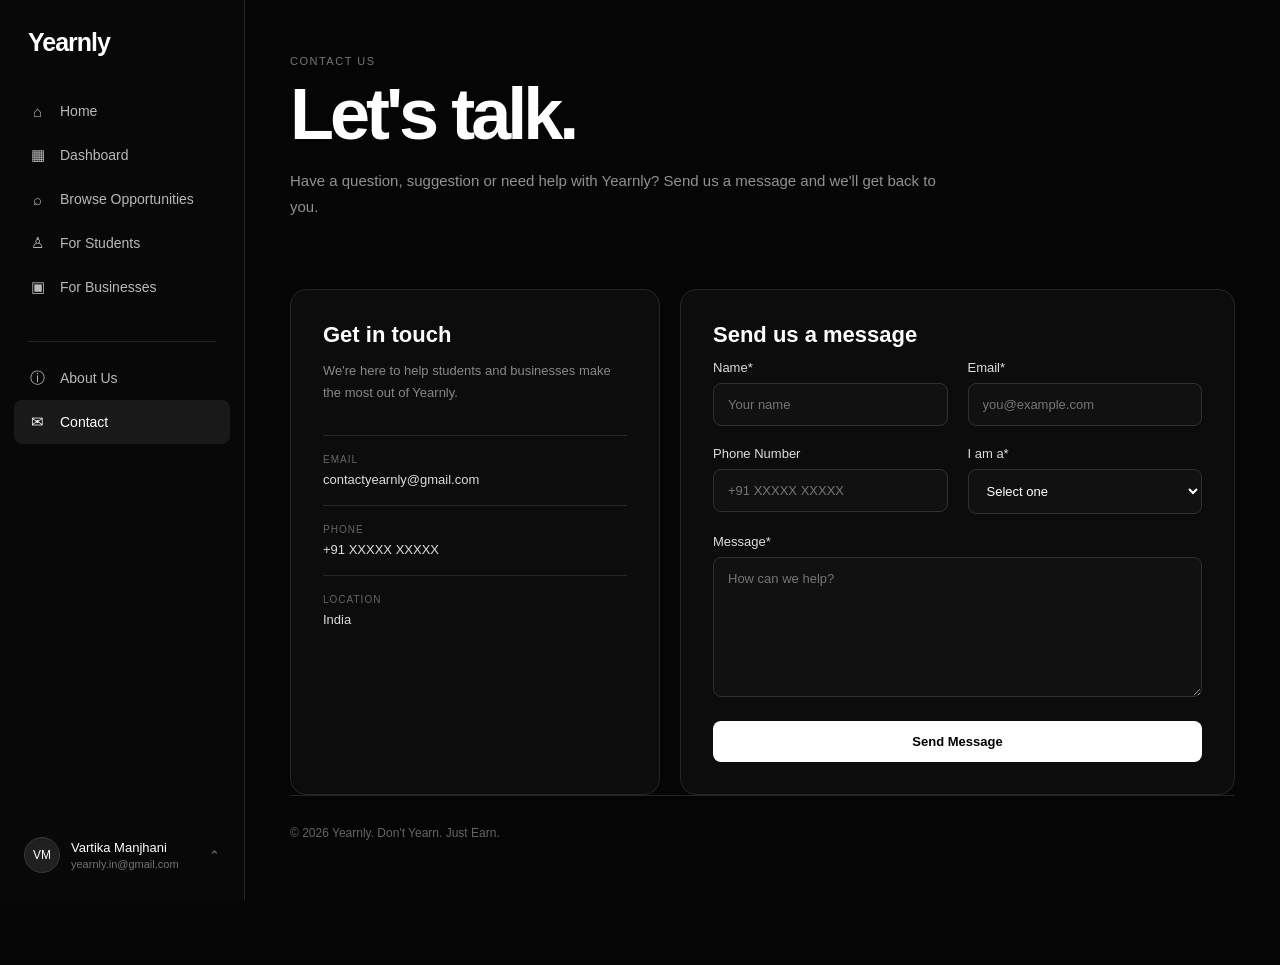
<file: contact.html>
<!DOCTYPE html>
<html lang="en">

<head>
    <meta charset="UTF-8">
    <meta name="viewport" content="width=device-width, initial-scale=1.0">

    <title>Contact Us | Yearnly</title>

    <link rel="stylesheet" href="style.css">

    <style>
        .contact-page {
            max-width: 1150px;
            margin: auto;
            padding: 55px 45px 80px;
        }

        .contact-section {
            margin-bottom: 70px;
        }

        .contact-eyebrow {
            color: #777;
            font-size: 11px;
            text-transform: uppercase;
            letter-spacing: 1.5px;
            margin-bottom: 13px;
        }

        .contact-title {
            font-size: clamp(42px, 6vw, 72px);
            letter-spacing: -4px;
            line-height: .95;
            margin-bottom: 20px;
        }

        .contact-intro {
            color: #929292;
            font-size: 15px;
            line-height: 1.7;
            max-width: 650px;
        }

        .contact-layout {
            display: grid;
            grid-template-columns: 1fr 1.5fr;
            gap: 20px;
        }

        .contact-info,
        .contact-form-card {
            background: #0c0c0c;
            border: 1px solid #252525;
            border-radius: 16px;
            padding: 32px;
        }

        .contact-info h2,
        .contact-form-card h2 {
            font-size: 22px;
            margin-bottom: 12px;
        }

        .contact-info > p {
            color: #888;
            font-size: 13px;
            line-height: 1.7;
            margin-bottom: 30px;
        }

        .contact-detail {
            padding: 18px 0;
            border-top: 1px solid #252525;
        }

        .contact-detail-label {
            color: #666;
            font-size: 10px;
            text-transform: uppercase;
            letter-spacing: 1px;
            margin-bottom: 7px;
        }

        .contact-detail-value {
            color: #ddd;
            font-size: 13px;
        }

        .contact-form {
            display: grid;
            grid-template-columns: 1fr 1fr;
            gap: 20px;
        }

        .contact-group {
            display: flex;
            flex-direction: column;
            gap: 8px;
        }

        .contact-group.full {
            grid-column: 1 / -1;
        }

        .contact-group label {
            color: #ddd;
            font-size: 13px;
        }

        .contact-group input,
        .contact-group select,
        .contact-group textarea {
            width: 100%;
            padding: 13px 14px;
            border: 1px solid #303030;
            border-radius: 8px;
            background: #111;
            color: white;
            font-family: inherit;
            font-size: 13px;
            outline: none;
        }

        .contact-group input:focus,
        .contact-group select:focus,
        .contact-group textarea:focus {
            border-color: #666;
        }

        .contact-group textarea {
            min-height: 140px;
            resize: vertical;
        }

        .contact-group select {
            cursor: pointer;
        }

        .contact-submit {
            grid-column: 1 / -1;
            background: white;
            color: black;
            border: none;
            border-radius: 8px;
            padding: 13px 20px;
            font-weight: 600;
            font-size: 13px;
            cursor: pointer;
            margin-top: 4px;
        }

        .contact-message {
            display: none;
            grid-column: 1 / -1;
            padding: 12px 14px;
            border: 1px solid #333;
            border-radius: 8px;
            color: #aaa;
            font-size: 12px;
        }

        @media (max-width: 850px) {

            .contact-page {
                padding: 40px 30px 65px;
            }

            .contact-layout {
                grid-template-columns: 1fr;
            }
        }

        @media (max-width: 600px) {

            .contact-page {
                padding: 32px 18px 60px;
            }

            .contact-title {
                font-size: 50px;
            }

            .contact-info,
            .contact-form-card {
                padding: 24px;
            }

            .contact-form {
                grid-template-columns: 1fr;
            }

            .contact-group.full {
                grid-column: auto;
            }

            .contact-submit,
            .contact-message {
                grid-column: auto;
            }
        }
    </style>
</head>

<body>

    <!-- SIDEBAR -->

    <aside class="sidebar">

        <div class="brand">
            <div class="brand-name">Yearnly</div>
        </div>

        <nav class="nav-section">

            <a href="index.html" class="nav-link">
                <span class="nav-icon">⌂</span>
                Home
            </a>

            <a href="dashboard.html" class="nav-link">
    <span class="nav-icon">▦</span>
    Dashboard
</a>

            <a href="browse.html" class="nav-link">
                <span class="nav-icon">⌕</span>
                Browse Opportunities
            </a>

            <a href="students.html" class="nav-link">
                <span class="nav-icon">♙</span>
                For Students
            </a>

            <a href="business.html" class="nav-link">
                <span class="nav-icon">▣</span>
                For Businesses
            </a>

        </nav>

        <div class="nav-divider"></div>

        <nav class="nav-section">

            <a href="about.html" class="nav-link">
                <span class="nav-icon">ⓘ</span>
                About Us
            </a>

            <a href="contact.html" class="nav-link active">
                <span class="nav-icon">✉</span>
                Contact
            </a>

        </nav>

        <div class="account-area">

            <div class="account-menu" id="accountMenu">

                <a href="account.html">
                    Account Settings
                </a>

                <a href="login.html">
                    Log out
                </a>

            </div>

            <button
                class="account-button"
                onclick="toggleAccountMenu()"
            >

                <div class="avatar">
                    VM
                </div>

                <div class="account-info">

                    <span class="account-name">
                        Vartika Manjhani
                    </span>

                    <span class="account-email">
                        yearnly.in@gmail.com
                    </span>

                </div>

                <span class="account-arrow">
                    ⌃
                </span>

            </button>

        </div>

    </aside>


    <!-- MOBILE HEADER -->

    <header class="mobile-header">

        <div class="mobile-brand">
            Yearnly
        </div>

        <button
            class="menu-button"
            onclick="toggleMobileMenu()"
        >
            ☰
        </button>

    </header>


    <div class="mobile-menu" id="mobileMenu">

        <a href="index.html">Home</a>
        <a href="dashboard.html">
        Dashboard
    </a>
        <a href="browse.html">Browse Opportunities</a>
        <a href="students.html">For Students</a>
        <a href="business.html">For Businesses</a>
        <a href="about.html">About Us</a>
        <a href="contact.html">Contact</a>
        <a href="account.html">Account Settings</a>

    </div>


    <!-- MAIN -->

    <main class="main">

        <div class="contact-page">

            <section class="contact-section">

                <div class="contact-eyebrow">
                    CONTACT US
                </div>

                <h1 class="contact-title">
                    Let's talk.
                </h1>

                <p class="contact-intro">
                    Have a question, suggestion or need help with
                    Yearnly? Send us a message and we'll get back to you.
                </p>

            </section>


            <section class="contact-layout">

                <!-- CONTACT INFORMATION -->

                <div class="contact-info">

                    <h2>
                        Get in touch
                    </h2>

                    <p>
                        We're here to help students and businesses
                        make the most out of Yearnly.
                    </p>


                    <div class="contact-detail">

                        <div class="contact-detail-label">
                            Email
                        </div>

                        <div class="contact-detail-value">
                            contactyearnly@gmail.com
                        </div>

                    </div>


                    <div class="contact-detail">

                        <div class="contact-detail-label">
                            Phone
                        </div>

                        <div class="contact-detail-value">
                            +91 XXXXX XXXXX
                        </div>

                    </div>


                    <div class="contact-detail">

                        <div class="contact-detail-label">
                            Location
                        </div>

                        <div class="contact-detail-value">
                            India
                        </div>

                    </div>

                </div>


                <!-- FORM -->

                <div class="contact-form-card">

                    <h2>
                        Send us a message
                    </h2>

                    <form id="contactForm" class="contact-form">


                        <div class="contact-group">

                            <label>
                                Name*
                            </label>

                            <input
                                type="text"
                                id="contactName"
                                placeholder="Your name"
                                required
                            >

                        </div>


                        <div class="contact-group">

                            <label>
                                Email*
                            </label>

                            <input
                                type="email"
                                id="contactEmail"
                                placeholder="you@example.com"
                                required
                            >

                        </div>


                        <div class="contact-group">

                            <label>
                                Phone Number
                            </label>

                            <input
                                type="tel"
                                id="contactPhone"
                                placeholder="+91 XXXXX XXXXX"
                            >

                        </div>


                        <div class="contact-group">

                            <label>
                                I am a*
                            </label>

                            <select
                                id="contactType"
                                required
                            >

                                <option value="">
                                    Select one
                                </option>

                                <option value="student">
                                    Student
                                </option>

                                <option value="business">
                                    Business
                                </option>

                            </select>

                        </div>


                        <div class="contact-group full">

                            <label>
                                Message*
                            </label>

                            <textarea
                                id="contactText"
                                placeholder="How can we help?"
                                required
                            ></textarea>

                        </div>


                        <button
                            type="submit"
                            class="contact-submit"
                        >
                            Send Message
                        </button>


                        <div
                            class="contact-message"
                            id="contactMessage"
                        >
                            Your message has been submitted.
                        </div>

                    </form>

                </div>

            </section>


            <footer class="footer">

                © 2026 Yearnly. Don't Yearn. Just Earn.

            </footer>

        </div>

    </main>


    <script>

        function toggleAccountMenu() {

            document
                .getElementById("accountMenu")
                .classList.toggle("show");

        }


        function toggleMobileMenu() {

            document
                .getElementById("mobileMenu")
                .classList.toggle("show");

        }


        document
            .getElementById("contactForm")
            .addEventListener("submit", function(event) {

                event.preventDefault();

                document
                    .getElementById("contactMessage")
                    .style.display = "block";

            });

    </script>

</body>

</html>
</file>
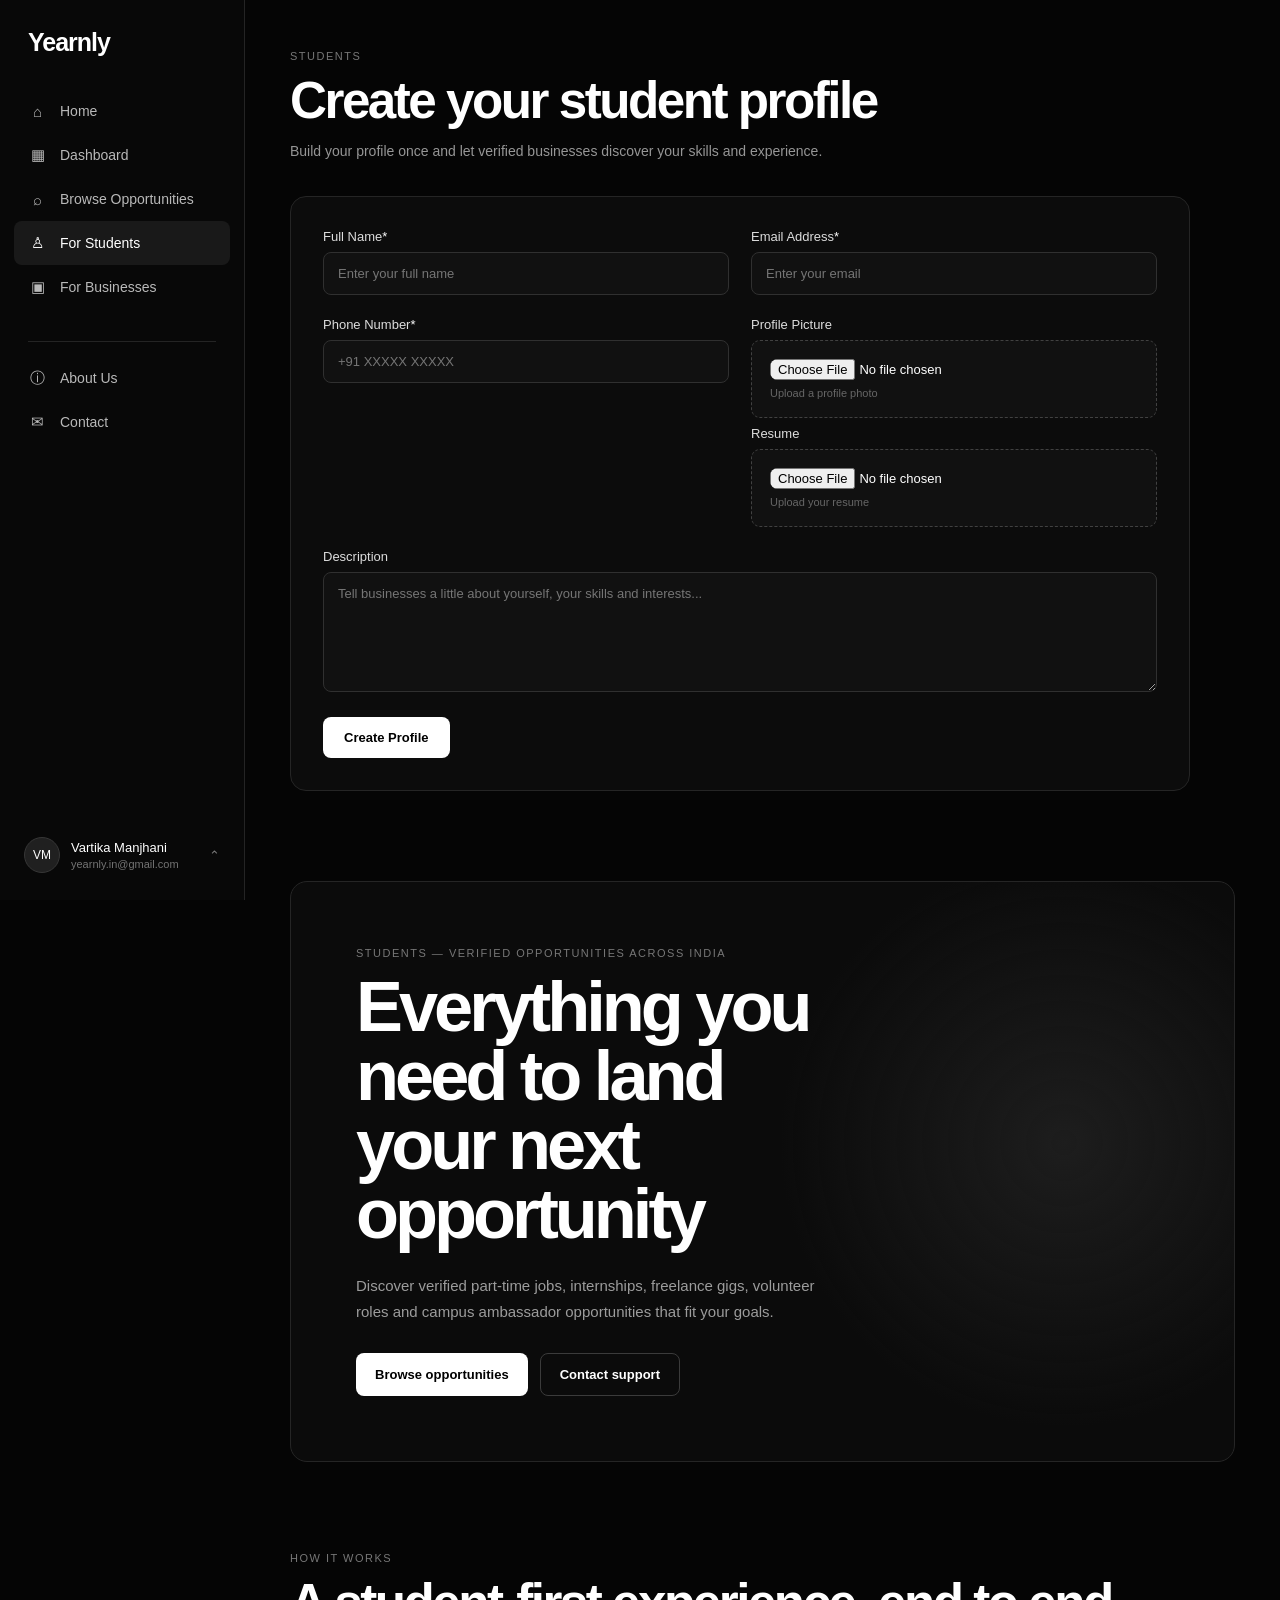
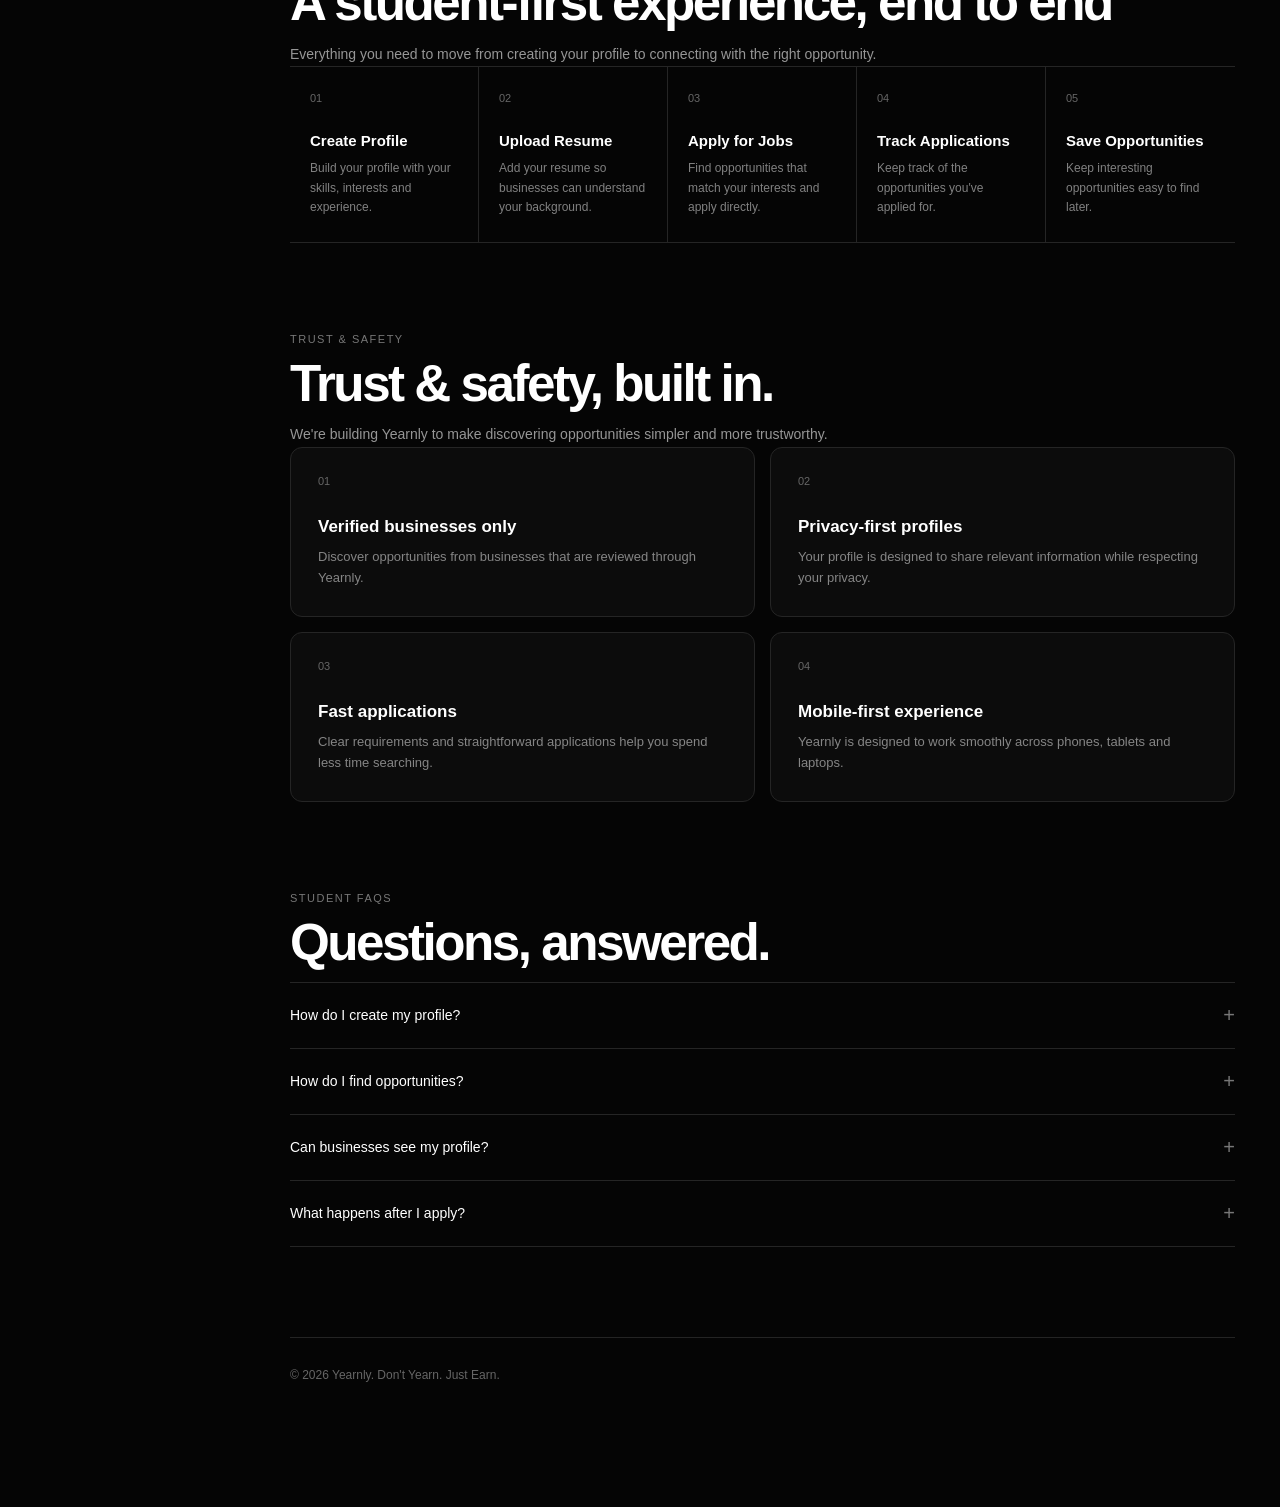
<file: students.html>
<!DOCTYPE html>
<html lang="en">

<head>
    <meta charset="UTF-8">
    <meta name="viewport" content="width=device-width, initial-scale=1.0">

    <title>For Students | Yearnly</title>

    <link rel="stylesheet" href="style.css">

    <style>
        /* =========================
           STUDENTS PAGE
        ========================== */

        .students-page {
            max-width: 1250px;
            margin: auto;
            padding: 50px 45px 80px;
        }

        .student-section {
            margin-bottom: 90px;
        }

        .student-eyebrow {
            color: #777;
            font-size: 11px;
            text-transform: uppercase;
            letter-spacing: 1.5px;
            margin-bottom: 13px;
        }

        .student-heading {
            font-size: clamp(32px, 4vw, 54px);
            letter-spacing: -2.5px;
            line-height: 1;
            margin-bottom: 14px;
        }

        .student-subheading {
            color: #969696;
            font-size: 14px;
            line-height: 1.7;
            max-width: 650px;
        }


        /* =========================
           PROFILE FORM
        ========================== */

        .profile-section {
            max-width: 900px;
        }

        .profile-form-card {
            background: #0c0c0c;
            border: 1px solid #252525;
            border-radius: 16px;
            padding: 32px;
            margin-top: 32px;
        }

        .form-grid {
            display: grid;
            grid-template-columns: 1fr 1fr;
            gap: 22px;
        }

        .form-group {
            display: flex;
            flex-direction: column;
            gap: 8px;
        }

        .form-group.full {
            grid-column: 1 / -1;
        }

        .form-group label {
            font-size: 13px;
            color: #ddd;
        }

        .required {
            color: #fff;
        }

        .form-group input,
        .form-group textarea {
            width: 100%;
            background: #111;
            border: 1px solid #303030;
            border-radius: 8px;
            padding: 13px 14px;
            color: white;
            outline: none;
            font-family: inherit;
            font-size: 13px;
        }

        .form-group input:focus,
        .form-group textarea:focus {
            border-color: #666;
        }

        .form-group textarea {
            min-height: 120px;
            resize: vertical;
        }

        .upload-box {
            border: 1px dashed #414141;
            border-radius: 9px;
            padding: 18px;
            background: #111;
        }

        .upload-box input[type="file"] {
            border: none;
            padding: 0;
            background: transparent;
        }

        .upload-help {
            color: #666;
            font-size: 11px;
            margin-top: 7px;
        }

        .create-profile-button {
            margin-top: 25px;
            background: white;
            color: black;
            border: none;
            border-radius: 8px;
            padding: 13px 21px;
            font-size: 13px;
            font-weight: 600;
            cursor: pointer;
        }


        /* =========================
           HERO
        ========================== */

        .student-hero {
            min-height: 470px;
            border: 1px solid #252525;
            border-radius: 17px;
            background:
                radial-gradient(
                    circle at 82% 45%,
                    #1d1d1d 0,
                    transparent 34%
                ),
                #0b0b0b;
            padding: 65px;
            display: flex;
            align-items: center;
            overflow: hidden;
        }

        .student-hero-content {
            width: 58%;
        }

        .student-hero h1 {
            font-size: clamp(43px, 5.5vw, 75px);
            letter-spacing: -4px;
            line-height: .98;
            margin-bottom: 25px;
        }

        .student-hero p {
            color: #9c9c9c;
            font-size: 15px;
            line-height: 1.75;
            max-width: 600px;
            margin-bottom: 28px;
        }

        .student-hero-buttons {
            display: flex;
            gap: 12px;
            flex-wrap: wrap;
        }

        .student-btn {
            text-decoration: none;
            padding: 13px 19px;
            border-radius: 8px;
            font-size: 13px;
            font-weight: 600;
            display: inline-flex;
            justify-content: center;
            align-items: center;
        }

        .student-btn-white {
            background: white;
            color: black;
        }

        .student-btn-dark {
            border: 1px solid #3b3b3b;
            color: white;
        }


        /* =========================
           HOW IT WORKS
        ========================== */

        .student-steps {
            display: grid;
            grid-template-columns: repeat(5, 1fr);
            border-top: 1px solid #252525;
            border-bottom: 1px solid #252525;
        }

        .student-step {
            padding: 25px 20px;
            border-right: 1px solid #252525;
        }

        .student-step:last-child {
            border-right: none;
        }

        .student-step-number {
            color: #666;
            font-size: 11px;
            margin-bottom: 28px;
        }

        .student-step h3 {
            font-size: 15px;
            margin-bottom: 10px;
        }

        .student-step p {
            color: #818181;
            font-size: 12px;
            line-height: 1.6;
        }


        /* =========================
           TRUST & SAFETY
        ========================== */

        .trust-grid {
            display: grid;
            grid-template-columns: repeat(2, 1fr);
            gap: 15px;
        }

        .trust-card {
            border: 1px solid #252525;
            background: #0c0c0c;
            border-radius: 12px;
            padding: 27px;
        }

        .trust-number {
            color: #666;
            font-size: 11px;
            margin-bottom: 30px;
        }

        .trust-card h3 {
            font-size: 17px;
            margin-bottom: 9px;
        }

        .trust-card p {
            color: #858585;
            font-size: 13px;
            line-height: 1.65;
        }


        /* =========================
           FAQ
        ========================== */

        .student-faq-list {
            border-top: 1px solid #252525;
        }

        .student-faq {
            border-bottom: 1px solid #252525;
        }

        .student-faq button {
            width: 100%;
            background: transparent;
            border: none;
            color: white;
            padding: 21px 0;
            display: flex;
            justify-content: space-between;
            align-items: center;
            cursor: pointer;
            text-align: left;
            font-size: 14px;
        }

        .student-faq-icon {
            color: #777;
            font-size: 20px;
        }

        .student-faq-answer {
            display: none;
            color: #858585;
            font-size: 13px;
            line-height: 1.7;
            padding: 0 45px 22px 0;
        }

        .student-faq.open .student-faq-answer {
            display: block;
        }


        /* =========================
           FORM MESSAGE
        ========================== */

        .profile-message {
            display: none;
            margin-top: 18px;
            padding: 12px 14px;
            border: 1px solid #333;
            border-radius: 8px;
            color: #aaa;
            font-size: 12px;
        }


        /* =========================
           TABLET
        ========================== */

        @media (max-width: 1000px) {

            .students-page {
                padding: 40px 30px 70px;
            }

            .student-hero {
                padding: 45px;
            }

            .student-hero-content {
                width: 70%;
            }

            .student-steps {
                grid-template-columns: repeat(2, 1fr);
            }

            .student-step:nth-child(2n) {
                border-right: none;
            }

            .student-step {
                border-bottom: 1px solid #252525;
            }

        }


        /* =========================
           PHONE
        ========================== */

        @media (max-width: 720px) {

            .students-page {
                padding: 32px 18px 60px;
            }

            .student-section {
                margin-bottom: 60px;
            }

            .profile-form-card {
                padding: 22px;
            }

            .form-grid {
                grid-template-columns: 1fr;
            }

            .form-group.full {
                grid-column: auto;
            }

            .student-hero {
                min-height: auto;
                padding: 32px 24px;
            }

            .student-hero-content {
                width: 100%;
            }

            .student-hero h1 {
                font-size: 48px;
                letter-spacing: -3px;
            }

            .student-hero-buttons {
                flex-direction: column;
            }

            .student-btn {
                width: 100%;
            }

            .student-steps {
                grid-template-columns: 1fr;
            }

            .student-step {
                border-right: none;
                border-bottom: 1px solid #252525;
            }

            .student-step:last-child {
                border-bottom: none;
            }

            .trust-grid {
                grid-template-columns: 1fr;
            }

        }
    </style>
</head>


<body>

    <!-- =========================
         SIDEBAR
    ========================== -->

    <aside class="sidebar">

        <div class="brand">
            <div class="brand-name">Yearnly</div>
        </div>

        <nav class="nav-section">

            <a href="index.html" class="nav-link">
                <span class="nav-icon">⌂</span>
                Home
            </a>

            <a href="dashboard.html" class="nav-link">
    <span class="nav-icon">▦</span>
    Dashboard
</a>

            <a href="browse.html" class="nav-link">
                <span class="nav-icon">⌕</span>
                Browse Opportunities
            </a>

            <a href="students.html" class="nav-link active">
                <span class="nav-icon">♙</span>
                For Students
            </a>

            <a href="business.html" class="nav-link">
                <span class="nav-icon">▣</span>
                For Businesses
            </a>

        </nav>

        <div class="nav-divider"></div>

        <nav class="nav-section">

            <a href="about.html" class="nav-link">
                <span class="nav-icon">ⓘ</span>
                About Us
            </a>

            <a href="contact.html" class="nav-link">
                <span class="nav-icon">✉</span>
                Contact
            </a>

        </nav>


        <!-- ACCOUNT -->

        <div class="account-area">

            <div class="account-menu" id="accountMenu">

                <a href="account.html">
                    Account Settings
                </a>

                <a href="login.html">
                    Log out
                </a>

            </div>

            <button
                class="account-button"
                onclick="toggleAccountMenu()"
            >

                <div class="avatar">
                    VM
                </div>

                <div class="account-info">

                    <span class="account-name">
                        Vartika Manjhani
                    </span>

                    <span class="account-email">
                        yearnly.in@gmail.com
                    </span>

                </div>

                <span class="account-arrow">
                    ⌃
                </span>

            </button>

        </div>

    </aside>


    <!-- =========================
         MOBILE HEADER
    ========================== -->

    <header class="mobile-header">

        <div class="mobile-brand">
            Yearnly
        </div>

        <button
            class="menu-button"
            onclick="toggleMobileMenu()"
        >
            ☰
        </button>

    </header>


    <div
        class="mobile-menu"
        id="mobileMenu"
    >

        <a href="index.html">Home</a>
        <a href="dashboard.html">
        Dashboard
    </a>
        <a href="browse.html">Browse Opportunities</a>
        <a href="students.html">For Students</a>
        <a href="business.html">For Businesses</a>

        <a href="about.html">About Us</a>
        <a href="contact.html">Contact</a>

        <a href="account.html">Account Settings</a>

    </div>


    <!-- =========================
         MAIN
    ========================== -->

    <main class="main">

        <div class="students-page">


            <!-- =========================
                 1. CREATE PROFILE
            ========================== -->

            <section class="student-section profile-section">

                <div class="student-eyebrow">
                    STUDENTS
                </div>

                <h1 class="student-heading">
                    Create your student profile
                </h1>

                <p class="student-subheading">
                    Build your profile once and let verified
                    businesses discover your skills and experience.
                </p>


                <div class="profile-form-card">

                    <form id="studentProfileForm">

                        <div class="form-grid">


                            <div class="form-group">

                                <label>
                                    Full Name<span class="required">*</span>
                                </label>

                                <input
                                    type="text"
                                    id="studentName"
                                    placeholder="Enter your full name"
                                    required
                                >

                            </div>


                            <div class="form-group">

                                <label>
                                    Email Address<span class="required">*</span>
                                </label>

                                <input
                                    type="email"
                                    id="studentEmail"
                                    placeholder="Enter your email"
                                    required
                                >

                            </div>


                            <div class="form-group">

                                <label>
                                    Phone Number<span class="required">*</span>
                                </label>

                                <input
                                    type="tel"
                                    id="studentPhone"
                                    placeholder="+91 XXXXX XXXXX"
                                    required
                                >

                            </div>


                            <div class="form-group">

                                <label>
                                    Profile Picture
                                </label>

                                <div class="upload-box">

                                    <input
                                        type="file"
                                        id="profilePicture"
                                        accept="image/*"
                                    
                                    >

                                    <div class="upload-help">
                                        Upload a profile photo
                                    </div>

                                </div>
                                <div class="form-group">

    <label>
        Resume
    </label>

    <div class="upload-box">

        <input
            type="file"
            id="studentResume"
            accept=".pdf,.doc,.docx"
        >

        <div class="upload-help">
            Upload your resume
        </div>

    </div>

</div>
                            </div>
                         

                            <div class="form-group full">

                                <label>
                                    Description
                                </label>

                                <textarea
                                    id="studentDescription"
                                    placeholder="Tell businesses a little about yourself, your skills and interests..."
                                ></textarea>

                            </div>


                        </div>


                        <button
                            type="submit"
                            class="create-profile-button"
                        >
                            Create Profile
                        </button>


                        <div
                            class="profile-message"
                            id="profileMessage"
                        >
                            Your profile information has been submitted.
                        </div>

                    </form>

                </div>

            </section>


            <!-- =========================
                 2. HERO
            ========================== -->

            <section class="student-section">

                <div class="student-hero">

                    <div class="student-hero-content">

                        <div class="student-eyebrow">
                            STUDENTS — VERIFIED OPPORTUNITIES ACROSS INDIA
                        </div>

                        <h1>
                            Everything you need to land your next opportunity
                        </h1>

                        <p>
                            Discover verified part-time jobs, internships,
                            freelance gigs, volunteer roles and campus
                            ambassador opportunities that fit your goals.
                        </p>


                        <div class="student-hero-buttons">

                            <a
                                href="browse.html"
                                class="student-btn student-btn-white"
                            >
                                Browse opportunities
                            </a>

                            <a
                                href="contact.html"
                                class="student-btn student-btn-dark"
                            >
                                Contact support
                            </a>

                        </div>

                    </div>

                </div>

            </section>


            <!-- =========================
                 3. HOW IT WORKS
            ========================== -->

            <section class="student-section">

                <div class="student-eyebrow">
                    HOW IT WORKS
                </div>

                <h2 class="student-heading">
                    A student-first experience, end to end
                </h2>

                <p class="student-subheading">
                    Everything you need to move from creating your
                    profile to connecting with the right opportunity.
                </p>


                <div class="student-steps">


                    <article class="student-step">

                        <div class="student-step-number">
                            01
                        </div>

                        <h3>
                            Create Profile
                        </h3>

                        <p>
                            Build your profile with your skills,
                            interests and experience.
                        </p>

                    </article>


                    <article class="student-step">

                        <div class="student-step-number">
                            02
                        </div>

                        <h3>
                            Upload Resume
                        </h3>

                        <p>
                            Add your resume so businesses can
                            understand your background.
                        </p>

                    </article>


                    <article class="student-step">

                        <div class="student-step-number">
                            03
                        </div>

                        <h3>
                            Apply for Jobs
                        </h3>

                        <p>
                            Find opportunities that match your
                            interests and apply directly.
                        </p>

                    </article>


                    <article class="student-step">

                        <div class="student-step-number">
                            04
                        </div>

                        <h3>
                            Track Applications
                        </h3>

                        <p>
                            Keep track of the opportunities
                            you've applied for.
                        </p>

                    </article>


                    <article class="student-step">

                        <div class="student-step-number">
                            05
                        </div>

                        <h3>
                            Save Opportunities
                        </h3>

                        <p>
                            Keep interesting opportunities
                            easy to find later.
                        </p>

                    </article>


                </div>

            </section>


            <!-- =========================
                 4. TRUST & SAFETY
            ========================== -->

            <section class="student-section">

                <div class="student-eyebrow">
                    TRUST & SAFETY
                </div>

                <h2 class="student-heading">
                    Trust & safety, built in.
                </h2>

                <p class="student-subheading">
                    We're building Yearnly to make discovering
                    opportunities simpler and more trustworthy.
                </p>


                <div class="trust-grid">


                    <article class="trust-card">

                        <div class="trust-number">
                            01
                        </div>

                        <h3>
                            Verified businesses only
                        </h3>

                        <p>
                            Discover opportunities from businesses
                            that are reviewed through Yearnly.
                        </p>

                    </article>


                    <article class="trust-card">

                        <div class="trust-number">
                            02
                        </div>

                        <h3>
                            Privacy-first profiles
                        </h3>

                        <p>
                            Your profile is designed to share
                            relevant information while respecting
                            your privacy.
                        </p>

                    </article>


                    <article class="trust-card">

                        <div class="trust-number">
                            03
                        </div>

                        <h3>
                            Fast applications
                        </h3>

                        <p>
                            Clear requirements and straightforward
                            applications help you spend less time searching.
                        </p>

                    </article>


                    <article class="trust-card">

                        <div class="trust-number">
                            04
                        </div>

                        <h3>
                            Mobile-first experience
                        </h3>

                        <p>
                            Yearnly is designed to work smoothly
                            across phones, tablets and laptops.
                        </p>

                    </article>


                </div>

            </section>


            <!-- =========================
                 5. FAQ
            ========================== -->

            <section class="student-section">

                <div class="student-eyebrow">
                    STUDENT FAQS
                </div>

                <h2 class="student-heading">
                    Questions, answered.
                </h2>


                <div class="student-faq-list">


                    <div class="student-faq">

                        <button onclick="toggleStudentFAQ(this)">

                            <span>
                                How do I create my profile?
                            </span>

                            <span class="student-faq-icon">
                                +
                            </span>

                        </button>

                        <div class="student-faq-answer">
                            Enter your basic information, upload your
                            profile picture and add a short description
                            about yourself and your skills.
                        </div>

                    </div>


                    <div class="student-faq">

                        <button onclick="toggleStudentFAQ(this)">

                            <span>
                                How do I find opportunities?
                            </span>

                            <span class="student-faq-icon">
                                +
                            </span>

                        </button>

                        <div class="student-faq-answer">
                            Go to Browse Opportunities and search using
                            the opportunity type, category or city/location
                            you're interested in.
                        </div>

                    </div>


                    <div class="student-faq">

                        <button onclick="toggleStudentFAQ(this)">

                            <span>
                                Can businesses see my profile?
                            </span>

                            <span class="student-faq-icon">
                                +
                            </span>

                        </button>

                        <div class="student-faq-answer">
                            Businesses can view relevant student profile
                            information when using Yearnly to find
                            candidates for their opportunities.
                        </div>

                    </div>


                    <div class="student-faq">

                        <button onclick="toggleStudentFAQ(this)">

                            <span>
                                What happens after I apply?
                            </span>

                            <span class="student-faq-icon">
                                +
                            </span>

                        </button>

                        <div class="student-faq-answer">
                            Your application will appear in your dashboard.
                            If a business accepts your application, the
                            opportunity will appear as an accepted opportunity
                            and you'll have a Message option to communicate
                            with the business.
                        </div>

                    </div>


                </div>

            </section>


            <!-- FOOTER -->

            <footer class="footer">

                © 2026 Yearnly. Don't Yearn. Just Earn.

            </footer>

        </div>

    </main>


    <script>

        function toggleAccountMenu() {

            const menu =
                document.getElementById("accountMenu");

            menu.classList.toggle("show");

        }


        function toggleMobileMenu() {

            const menu =
                document.getElementById("mobileMenu");

            menu.classList.toggle("show");

        }


        function toggleStudentFAQ(button) {

            const item =
                button.parentElement;

            item.classList.toggle("open");

            const icon =
                button.querySelector(".student-faq-icon");

            icon.textContent =
                item.classList.contains("open")
                    ? "−"
                    : "+";

        }


        document
            .getElementById("studentProfileForm")
            .addEventListener("submit", function(event) {

                event.preventDefault();

                const message =
                    document.getElementById("profileMessage");

                message.style.display = "block";

            });

    </script>

</body>

</html>
</file>
<file: style.css>
/* ================================
   YEARNLY — GLOBAL STYLES
================================ */

* {
    margin: 0;
    padding: 0;
    box-sizing: border-box;
}

:root {
    --bg: #050505;
    --panel: #0b0b0b;
    --panel-2: #101010;
    --border: #242424;
    --border-light: #303030;
    --text: #ffffff;
    --muted: #9b9b9b;
    --muted-2: #6f6f6f;
    --white: #ffffff;
}

html {
    scroll-behavior: smooth;
}

body {
    background: var(--bg);
    color: var(--text);
    font-family: Inter, Arial, Helvetica, sans-serif;
    min-height: 100vh;
}

/* ================================
   SIDEBAR
================================ */

.sidebar {
    position: fixed;
    top: 0;
    left: 0;
    width: 245px;
    height: 100vh;
    background: #080808;
    border-right: 1px solid var(--border);
    display: flex;
    flex-direction: column;
    z-index: 1000;
    padding: 24px 14px 16px;
}

.brand {
    padding: 4px 14px 32px;
}

.brand-name {
    font-size: 25px;
    font-weight: 700;
    letter-spacing: -1px;
}

.nav-section {
    margin-bottom: 20px;
}

.nav-link {
    display: flex;
    align-items: center;
    gap: 13px;
    height: 44px;
    padding: 0 14px;
    border-radius: 8px;
    color: #b9b9b9;
    text-decoration: none;
    font-size: 14px;
    transition: 0.2s ease;
}

.nav-link:hover {
    background: #151515;
    color: #fff;
}

.nav-link.active {
    background: #191919;
    color: #fff;
}

.nav-icon {
    width: 19px;
    height: 19px;
    display: flex;
    align-items: center;
    justify-content: center;
    font-size: 15px;
}

.nav-divider {
    height: 1px;
    background: var(--border);
    margin: 12px 14px 14px;
}

.account-area {
    margin-top: auto;
    position: relative;
}

.account-button {
    width: 100%;
    border: 0;
    background: transparent;
    color: white;
    display: flex;
    align-items: center;
    gap: 11px;
    padding: 11px 10px;
    border-radius: 10px;
    cursor: pointer;
    text-align: left;
}

.account-button:hover {
    background: #151515;
}

.avatar {
    width: 36px;
    height: 36px;
    border-radius: 50%;
    background: #202020;
    border: 1px solid #363636;
    display: flex;
    align-items: center;
    justify-content: center;
    font-size: 12px;
    flex-shrink: 0;
}

.account-info {
    min-width: 0;
    flex: 1;
}

.account-name {
    display: block;
    font-size: 13px;
    margin-bottom: 3px;
}

.account-email {
    display: block;
    color: #737373;
    font-size: 11px;
    overflow: hidden;
    text-overflow: ellipsis;
    white-space: nowrap;
}

.account-arrow {
    color: #777;
    font-size: 13px;
}

.account-menu {
    display: none;
    position: absolute;
    bottom: 64px;
    left: 5px;
    right: 5px;
    background: #111;
    border: 1px solid var(--border);
    border-radius: 10px;
    padding: 7px;
    box-shadow: 0 15px 40px rgba(0,0,0,.45);
}

.account-menu.show {
    display: block;
}

.account-menu a {
    display: block;
    padding: 11px;
    color: #ccc;
    text-decoration: none;
    border-radius: 7px;
    font-size: 13px;
}

.account-menu a:hover {
    background: #1b1b1b;
    color: #fff;
}

/* ================================
   MOBILE HEADER
================================ */

.mobile-header {
    display: none;
}

/* ================================
   MAIN
================================ */

.main {
    margin-left: 245px;
    min-height: 100vh;
}

.page {
    max-width: 1280px;
    margin: auto;
    padding: 0 46px;
}

/* ================================
   WELCOME
================================ */

.welcome {
    padding-top: 55px;
    padding-bottom: 38px;
}

.welcome h2 {
    font-size: 28px;
    letter-spacing: -1px;
    margin-bottom: 8px;
}

.welcome p {
    color: var(--muted);
    font-size: 14px;
    margin-bottom: 25px;
}

.search-box {
    width: 100%;
    max-width: 760px;
    height: 48px;
    background: #0d0d0d;
    border: 1px solid var(--border);
    border-radius: 9px;
    display: flex;
    align-items: center;
    padding: 0 16px;
}

.search-box span {
    color: #666;
    margin-right: 11px;
}

.search-box input {
    flex: 1;
    background: transparent;
    border: 0;
    outline: none;
    color: white;
    font-size: 14px;
}

.search-box input::placeholder {
    color: #666;
}

/* ================================
   HERO
================================ */

.hero-card {
    min-height: 480px;
    border: 1px solid var(--border);
    border-radius: 16px;
    background:
        radial-gradient(circle at 80% 35%, #181818 0%, transparent 35%),
        #0b0b0b;
    padding: 65px;
    display: flex;
    align-items: center;
    margin-bottom: 80px;
    overflow: hidden;
}

.hero-content {
    max-width: 720px;
}

.verified {
    display: inline-flex;
    align-items: center;
    gap: 7px;
    color: #bcbcbc;
    font-size: 12px;
    margin-bottom: 22px;
}

.verified-dot {
    width: 7px;
    height: 7px;
    background: white;
    border-radius: 50%;
}

.hero-title {
    font-size: clamp(50px, 6vw, 82px);
    line-height: .95;
    letter-spacing: -5px;
    margin-bottom: 27px;
}

.hero-description {
    max-width: 650px;
    color: #a4a4a4;
    font-size: 16px;
    line-height: 1.7;
    margin-bottom: 31px;
}

.button-row {
    display: flex;
    gap: 12px;
    flex-wrap: wrap;
}

.btn {
    display: inline-flex;
    align-items: center;
    justify-content: center;
    min-height: 44px;
    padding: 0 19px;
    border-radius: 8px;
    text-decoration: none;
    font-size: 13px;
    font-weight: 600;
    cursor: pointer;
}

.btn-white {
    background: white;
    color: black;
}

.btn-outline {
    border: 1px solid #3a3a3a;
    color: white;
    background: transparent;
}

.btn-outline:hover {
    background: #151515;
}

/* ================================
   BRAND SECTION
================================ */

.brand-section {
    padding: 20px 0 80px;
    text-align: center;
}

.brand-large {
    font-size: clamp(50px, 9vw, 120px);
    font-weight: 700;
    letter-spacing: -7px;
    line-height: 1;
}

.tagline {
    margin-top: 14px;
    color: #777;
    font-size: 13px;
    letter-spacing: 1px;
}

/* ================================
   SECTION HEADINGS
================================ */

.section {
    padding: 30px 0 85px;
}

.section-heading {
    margin-bottom: 35px;
}

.section-label {
    color: #777;
    text-transform: uppercase;
    font-size: 11px;
    letter-spacing: 1.5px;
    margin-bottom: 12px;
}

.section-heading h2 {
    font-size: clamp(30px, 4vw, 48px);
    letter-spacing: -2px;
}

.section-heading p {
    color: var(--muted);
    margin-top: 12px;
    max-width: 600px;
    line-height: 1.6;
}

/* ================================
   WHY YEARnLY
================================ */

.feature-grid {
    display: grid;
    grid-template-columns: repeat(3, 1fr);
    gap: 15px;
}

.feature-card {
    border: 1px solid var(--border);
    background: #0b0b0b;
    border-radius: 12px;
    padding: 27px;
    min-height: 190px;
}

.feature-number {
    color: #666;
    font-size: 12px;
    margin-bottom: 35px;
}

.feature-card h3 {
    font-size: 18px;
    margin-bottom: 10px;
}

.feature-card p {
    color: #858585;
    font-size: 13px;
    line-height: 1.6;
}

/* ================================
   HOW IT WORKS
================================ */

.steps {
    display: grid;
    grid-template-columns: repeat(3, 1fr);
    gap: 15px;
}

.step {
    border-top: 1px solid var(--border);
    padding-top: 20px;
}

.step-number {
    font-size: 12px;
    color: #666;
    margin-bottom: 25px;
}

.step h3 {
    font-size: 17px;
    margin-bottom: 9px;
}

.step p {
    color: #858585;
    line-height: 1.6;
    font-size: 13px;
}

/* ================================
   FAQ
================================ */

.faq-list {
    border-top: 1px solid var(--border);
}

.faq-item {
    border-bottom: 1px solid var(--border);
}

.faq-question {
    width: 100%;
    border: 0;
    background: transparent;
    color: white;
    padding: 22px 0;
    display: flex;
    align-items: center;
    justify-content: space-between;
    text-align: left;
    cursor: pointer;
    font-size: 14px;
}

.faq-plus {
    color: #777;
    font-size: 20px;
}

.faq-answer {
    display: none;
    color: #858585;
    font-size: 13px;
    line-height: 1.7;
    padding: 0 40px 22px 0;
}

.faq-item.open .faq-answer {
    display: block;
}

/* ================================
   FOOTER
================================ */

.footer {
    border-top: 1px solid var(--border);
    padding: 30px 0 45px;
    color: #666;
    font-size: 12px;
}

/* ================================
   RESPONSIVE — TABLET
================================ */

@media (max-width: 1000px) {

    .sidebar {
        width: 215px;
    }

    .main {
        margin-left: 215px;
    }

    .page {
        padding: 0 30px;
    }

    .hero-card {
        padding: 45px;
    }

    .feature-grid,
    .steps {
        grid-template-columns: 1fr 1fr;
    }
}

/* ================================
   RESPONSIVE — PHONE
================================ */

@media (max-width: 720px) {

    .sidebar {
        display: none;
    }

    .mobile-header {
        height: 64px;
        display: flex;
        align-items: center;
        justify-content: space-between;
        padding: 0 18px;
        border-bottom: 1px solid var(--border);
        position: sticky;
        top: 0;
        background: rgba(5,5,5,.95);
        backdrop-filter: blur(10px);
        z-index: 999;
    }

    .mobile-brand {
        font-size: 21px;
        font-weight: 700;
    }

    .menu-button {
        border: 1px solid #333;
        background: #111;
        color: white;
        width: 40px;
        height: 40px;
        border-radius: 8px;
        cursor: pointer;
        font-size: 18px;
    }

    .mobile-menu {
        display: none;
        position: fixed;
        top: 64px;
        left: 0;
        right: 0;
        bottom: 0;
        background: #080808;
        z-index: 998;
        padding: 20px;
    }

    .mobile-menu.show {
        display: block;
    }

    .mobile-menu a {
        display: block;
        padding: 15px 5px;
        color: #ddd;
        text-decoration: none;
        border-bottom: 1px solid #1c1c1c;
    }

    .main {
        margin-left: 0;
    }

    .page {
        padding: 0 18px;
    }

    .welcome {
        padding-top: 35px;
    }

    .welcome h2 {
        font-size: 25px;
    }

    .hero-card {
        min-height: auto;
        padding: 35px 25px;
        border-radius: 13px;
        margin-bottom: 55px;
    }

    .hero-title {
        font-size: 52px;
        letter-spacing: -3px;
    }

    .hero-description {
        font-size: 14px;
    }

    .brand-large {
        font-size: 58px;
        letter-spacing: -4px;
    }

    .feature-grid,
    .steps {
        grid-template-columns: 1fr;
    }

    .section {
        padding-bottom: 55px;
    }

    .section-heading {
        margin-bottom: 25px;
    }

    .btn {
        width: 100%;
    }

    .button-row {
        flex-direction: column;
    }
/* Hide mobile menu on desktop only */
}
@media (min-width: 721px) {
    .mobile-menu {
        display: none !important;
    }
}
</file>
